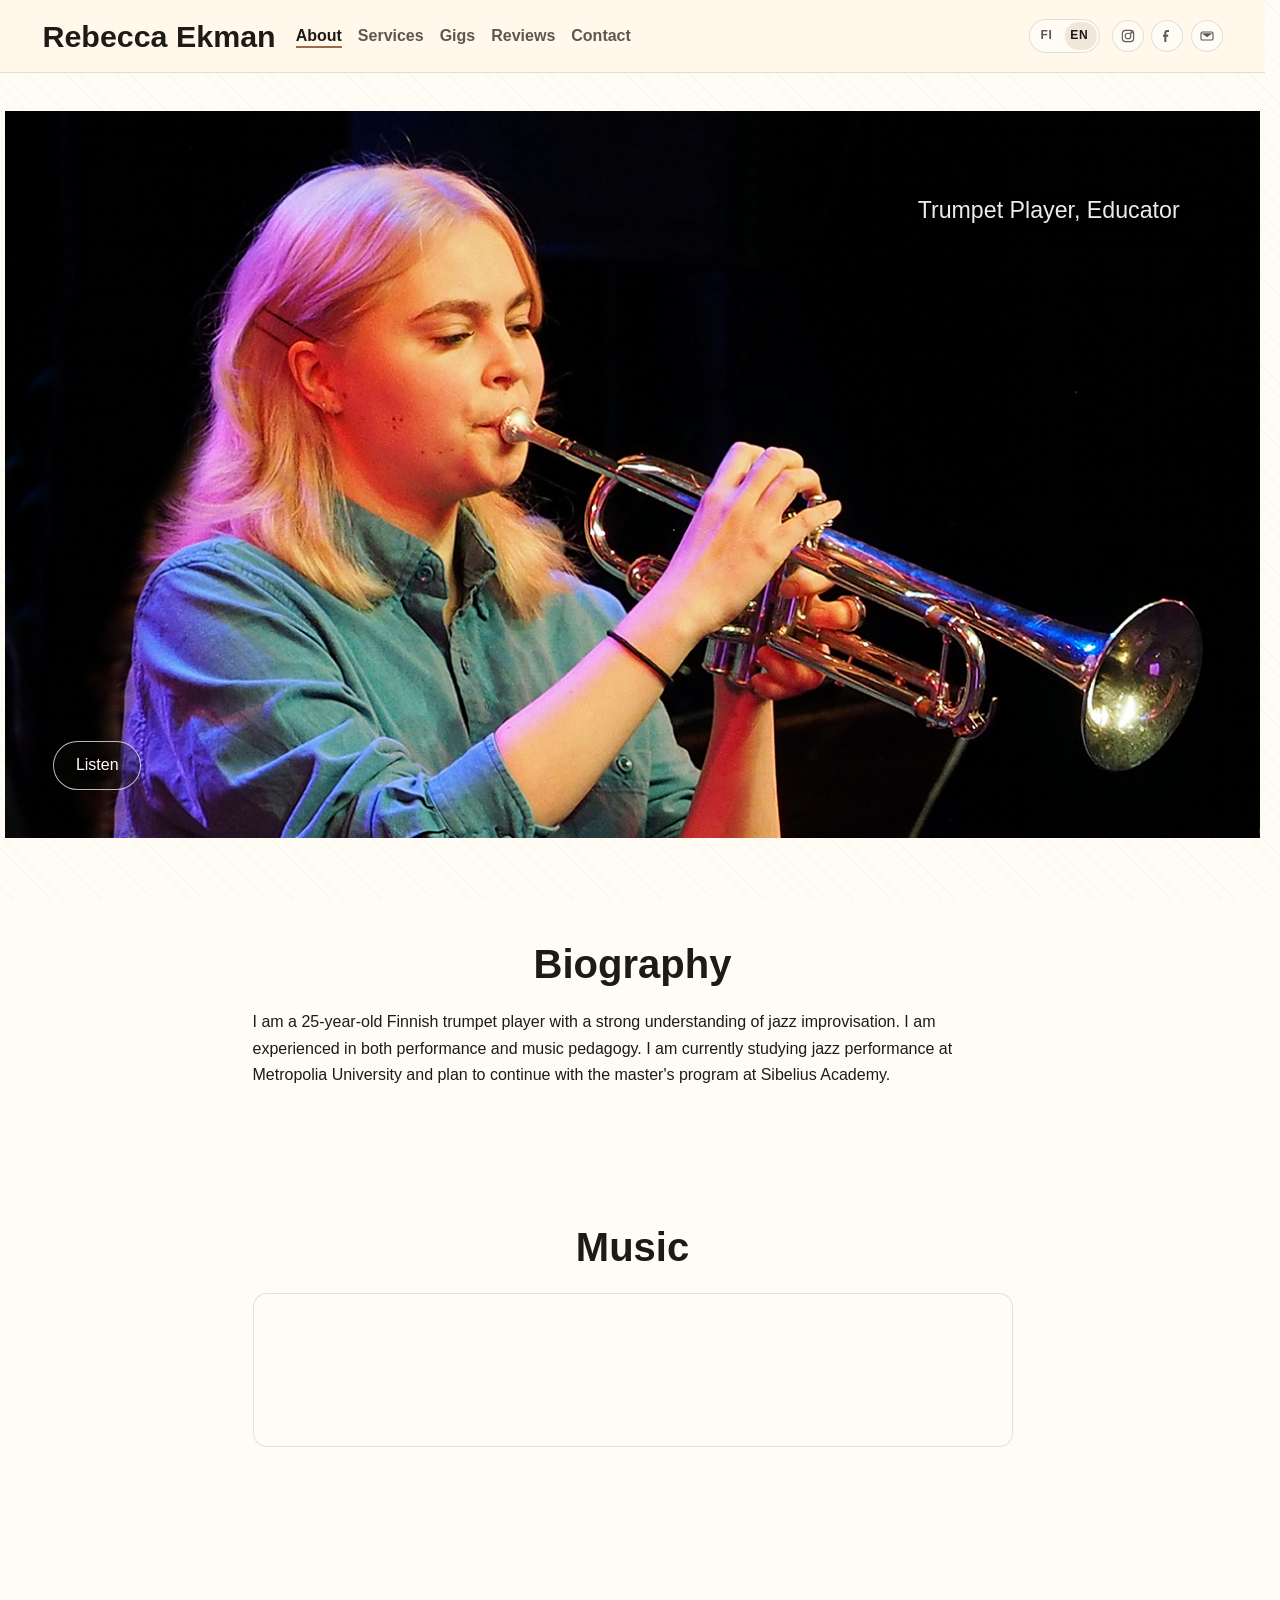
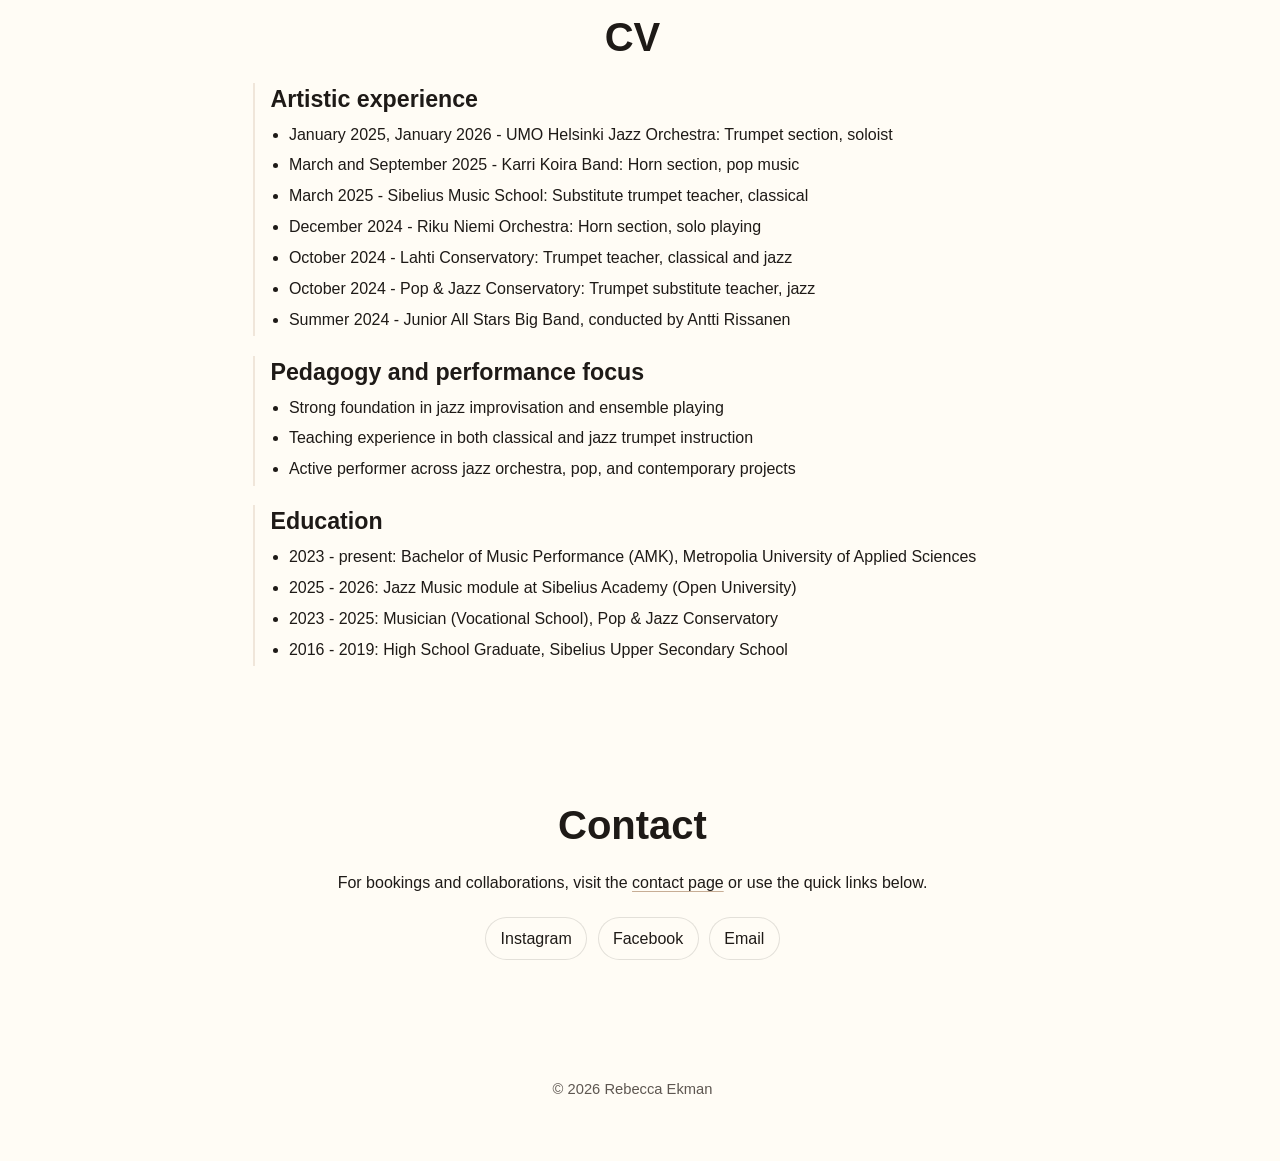
<file: index.html>
<!DOCTYPE html>
<html lang="en">
  <head>
    <meta charset="UTF-8" />
    <meta name="viewport" content="width=device-width, initial-scale=1.0" />
    <meta
      name="description"
      content="Trumpet player Rebecca Ekman. Performances, biography, experience, and contact links."
      data-i18n-attr="content:meta.description"
    />
    <title data-i18n="meta.title">Rebecca Ekman | Trumpet Player</title>
    <link rel="canonical" href="https://www.rebeccaekman.com/" />
    <link rel="stylesheet" href="style.css" />
  </head>
  <body data-page="home">
    <header class="site-header">
      <div class="container nav-wrap">
        <div class="nav-left">
          <a class="brand" href="./">Rebecca Ekman</a>
          <nav aria-label="Primary navigation" data-i18n-attr="aria-label:aria.primaryNavigation">
            <ul class="nav-links">
              <li class="nav-home-item"><a href="./" aria-current="page" data-i18n="nav.home">Home</a></li>
              <li><a href="services/" data-i18n="nav.services">Services</a></li>
              <li><a href="gigs/" data-i18n="nav.gigs">Gigs</a></li>
              <li><a href="reviews/" data-i18n="nav.reviews">Reviews</a></li>
              <li><a href="contact/" data-i18n="nav.contact">Contact</a></li>
            </ul>
          </nav>
        </div>
        <div class="header-controls">
          <div class="language-switch" role="group" aria-label="Language selection" data-i18n-attr="aria-label:lang.switchAria">
            <button class="lang-btn" type="button" data-lang-switch="fi" aria-pressed="false">FI</button>
            <button class="lang-btn" type="button" data-lang-switch="en" aria-pressed="true">EN</button>
          </div>
          <button class="menu-toggle" type="button" aria-expanded="false" aria-controls="mobile-menu" aria-label="Open navigation menu" data-i18n-attr="aria-label:menu.toggleAria">
            <span></span><span></span><span></span>
          </button>
          <ul class="header-social" aria-label="Social links" data-i18n-attr="aria-label:aria.socialLinks">
            <li>
              <a class="icon-link" href="https://www.instagram.com/rebecca_ekman?igsh=eTV3eXB2cWE4bXl0" target="_blank" rel="noreferrer" aria-label="Instagram" data-i18n-attr="aria-label:aria.instagram">
                <svg viewBox="0 0 24 24" aria-hidden="true">
                  <rect x="3.5" y="3.5" width="17" height="17" rx="5"></rect>
                  <circle cx="12" cy="12" r="4.2"></circle>
                  <circle cx="17.3" cy="6.8" r="1"></circle>
                </svg>
              </a>
            </li>
            <li>
              <a class="icon-link" href="https://www.facebook.com/rebecca.ekman.775" target="_blank" rel="noreferrer" aria-label="Facebook" data-i18n-attr="aria-label:aria.facebook">
                <svg viewBox="0 0 24 24" aria-hidden="true">
                  <path d="M15 3h-2.5C9.6 3 8 4.6 8 7.5V10H6v3h2v8h3v-8h2.6l.4-3H11V7.7c0-.9.3-1.7 1.8-1.7H15V3z"></path>
                </svg>
              </a>
            </li>
            <li>
              <a class="icon-link" href="mailto:rebe.ekman@gmail.com" aria-label="Email" data-i18n-attr="aria-label:aria.email">
                <svg viewBox="0 0 24 24" aria-hidden="true">
                  <rect x="3" y="6" width="18" height="12" rx="2"></rect>
                  <path d="M4 8l8 6 8-6"></path>
                </svg>
              </a>
            </li>
          </ul>
        </div>
        <div class="mobile-menu" id="mobile-menu" hidden>
          <nav aria-label="Primary navigation" data-i18n-attr="aria-label:aria.primaryNavigation">
            <ul class="mobile-nav-links">
              <li><a href="./" aria-current="page" data-i18n="nav.home">About</a></li>
              <li><a href="services/" data-i18n="nav.services">Services</a></li>
              <li><a href="gigs/" data-i18n="nav.gigs">Gigs</a></li>
              <li><a href="reviews/" data-i18n="nav.reviews">Reviews</a></li>
              <li><a href="contact/" data-i18n="nav.contact">Contact</a></li>
            </ul>
          </nav>
          <ul class="header-social mobile-social" aria-label="Social links" data-i18n-attr="aria-label:aria.socialLinks">
            <li><a class="icon-link" href="https://www.instagram.com/rebecca_ekman?igsh=eTV3eXB2cWE4bXl0" target="_blank" rel="noreferrer" aria-label="Instagram" data-i18n-attr="aria-label:aria.instagram"><svg viewBox="0 0 24 24" aria-hidden="true"><rect x="3.5" y="3.5" width="17" height="17" rx="5"></rect><circle cx="12" cy="12" r="4.2"></circle><circle cx="17.3" cy="6.8" r="1"></circle></svg></a></li>
            <li><a class="icon-link" href="https://www.facebook.com/rebecca.ekman.775" target="_blank" rel="noreferrer" aria-label="Facebook" data-i18n-attr="aria-label:aria.facebook"><svg viewBox="0 0 24 24" aria-hidden="true"><path d="M15 3h-2.5C9.6 3 8 4.6 8 7.5V10H6v3h2v8h3v-8h2.6l.4-3H11V7.7c0-.9.3-1.7 1.8-1.7H15V3z"></path></svg></a></li>
            <li><a class="icon-link" href="mailto:rebe.ekman@gmail.com" aria-label="Email" data-i18n-attr="aria-label:aria.email"><svg viewBox="0 0 24 24" aria-hidden="true"><rect x="3" y="6" width="18" height="12" rx="2"></rect><path d="M4 8l8 6 8-6"></path></svg></a></li>
          </ul>
        </div>
      </div>
    </header>

    <main id="home">
      <section class="hero" aria-labelledby="hero-title">
        <div class="hero-shell">
          <div class="hero-image">
            <img
              src="pictures/rebe_trumppa.jpg"
              alt="Portrait of jazz trumpet player Rebecca Ekman"
              data-i18n-attr="alt:hero.alt"
              loading="lazy"
            />
            <div class="hero-overlay">
              <h1 id="hero-title" class="sr-only" data-i18n="hero.title">Rebecca Ekman - Jazz Trumpet Player</h1>
              <p class="subtitle" data-i18n="hero.subtitle">Trumpet Player, Educator</p>
              <a class="button" href="#music" data-i18n="hero.listen">Listen</a>
            </div>
          </div>
        </div>
      </section>

      <section id="about" class="section" aria-labelledby="about-title">
        <div class="container section-inner">
          <h2 id="about-title" data-i18n="about.title">Biography</h2>
          <p data-i18n="about.text">
            I am a 25-year-old Finnish trumpet player with a strong understanding
            of jazz improvisation. I am experienced in both performance and music
            pedagogy. I am currently studying jazz performance at Metropolia
            University and plan to continue with the master's program at Sibelius
            Academy.
          </p>
        </div>
      </section>

      <section id="music" class="section" aria-labelledby="music-title">
        <div class="container section-inner">
          <h2 id="music-title" data-i18n="music.title">Music</h2>
          <!--
          YouTube embed is intentionally hidden for now because no official video is available yet.
          <div class="video-frame">
            <iframe
              src="https://www.youtube.com/embed/jfKfPfyJRdk"
              title="Rebecca Ekman live performance"
              loading="lazy"
              allow="accelerometer; autoplay; clipboard-write; encrypted-media; gyroscope; picture-in-picture; web-share"
              referrerpolicy="strict-origin-when-cross-origin"
              allowfullscreen
            ></iframe>
          </div>
          -->
          <div class="spotify-frame">
            <iframe
              src="https://open.spotify.com/embed/track/4FwtFRNUe7hP4TT0rUiwZ6?utm_source=generator"
              title="Rebecca Ekman on Spotify"
              data-i18n-attr="title:music.spotifyTitle"
              loading="lazy"
              allow="autoplay; clipboard-write; encrypted-media; fullscreen; picture-in-picture"
            ></iframe>
          </div>
        </div>
      </section>

      <section id="cv" class="section" aria-labelledby="experience-title">
        <div class="container section-inner">
          <h2 id="experience-title" data-i18n="cv.title">CV</h2>
          <div class="timeline">
            <article>
              <h3 data-i18n="cv.artistic.title">Artistic experience</h3>
              <ul>
                <li data-i18n="cv.artistic.1">Jan 2025, Jan 2026 - UMO Helsinki Jazz Orchestra: Trumpet section, soloist</li>
                <li data-i18n="cv.artistic.2">March &amp; September 2025 - Karri Koira Band: Horn section, pop music</li>
                <li data-i18n="cv.artistic.3">March 2025 - Sibelius Music School: Substitute trumpet teacher, classical</li>
                <li data-i18n="cv.artistic.4">December 2024 - Riku Niemi Orchestra: Horn section, solo playing</li>
                <li data-i18n="cv.artistic.5">October 2024 - Lahti Conservatory: Trumpet teacher, classical and jazz</li>
                <li data-i18n="cv.artistic.6">October 2024 - Pop &amp; Jazz Conservatory: Trumpet substitute teacher, jazz</li>
                <li data-i18n="cv.artistic.7">Summer 2024 - Junior All Stars Big Band, conducted by Antti Rissanen</li>
              </ul>
            </article>
            <article>
              <h3 data-i18n="cv.focus.title">Pedagogy and performance focus</h3>
              <ul>
                <li data-i18n="cv.focus.1">Strong foundation in jazz improvisation and ensemble playing</li>
                <li data-i18n="cv.focus.2">Teaching experience in both classical and jazz trumpet instruction</li>
                <li data-i18n="cv.focus.3">Active performer across jazz orchestra, pop, and contemporary projects</li>
              </ul>
            </article>
            <article>
              <h3 data-i18n="cv.education.title">Education</h3>
              <ul>
                <li data-i18n="cv.education.1">2023 - present: Bachelor of Music Performance (AMK), Metropolia University of Applied Sciences</li>
                <li data-i18n="cv.education.2">2025 - 2026: Jazz Music moduleat Sibelius Academy (Open University)</li>
                <li data-i18n="cv.education.3">2023 - 2025: Musician (Vocational School), Pop &amp; Jazz Conservatory</li>
                <li data-i18n="cv.education.4">2016 - 2019: High School Graduate, Sibelius Upper Secondary School</li>
              </ul>
            </article>
          </div>
        </div>
      </section>

      <section id="contact" class="section" aria-labelledby="contact-title">
        <div class="container section-inner contact-inner">
          <h2 id="contact-title" data-i18n="contact.title">Contact</h2>
          <p data-i18n-html="contact.text">
            For bookings and collaborations, visit the <a href="contact/">contact page</a> or use the quick
            links below.
          </p>
          <ul class="social-links">
            <li><a href="https://www.instagram.com/rebecca_ekman?igsh=eTV3eXB2cWE4bXl0" target="_blank" rel="noreferrer">Instagram</a></li>
            <li><a href="https://www.facebook.com/rebecca.ekman.775" target="_blank" rel="noreferrer">Facebook</a></li>
            <li><a href="mailto:rebe.ekman@gmail.com">Email</a></li>
          </ul>
        </div>
      </section>
    </main>

    <footer class="site-footer">
      <div class="container">
        <p>&copy; <span id="year"></span> Rebecca Ekman</p>
      </div>
    </footer>

    <script src="lang.js" defer></script>
    <script>
      document.getElementById("year").textContent = new Date().getFullYear();
    </script>
  </body>
</html>
</file>
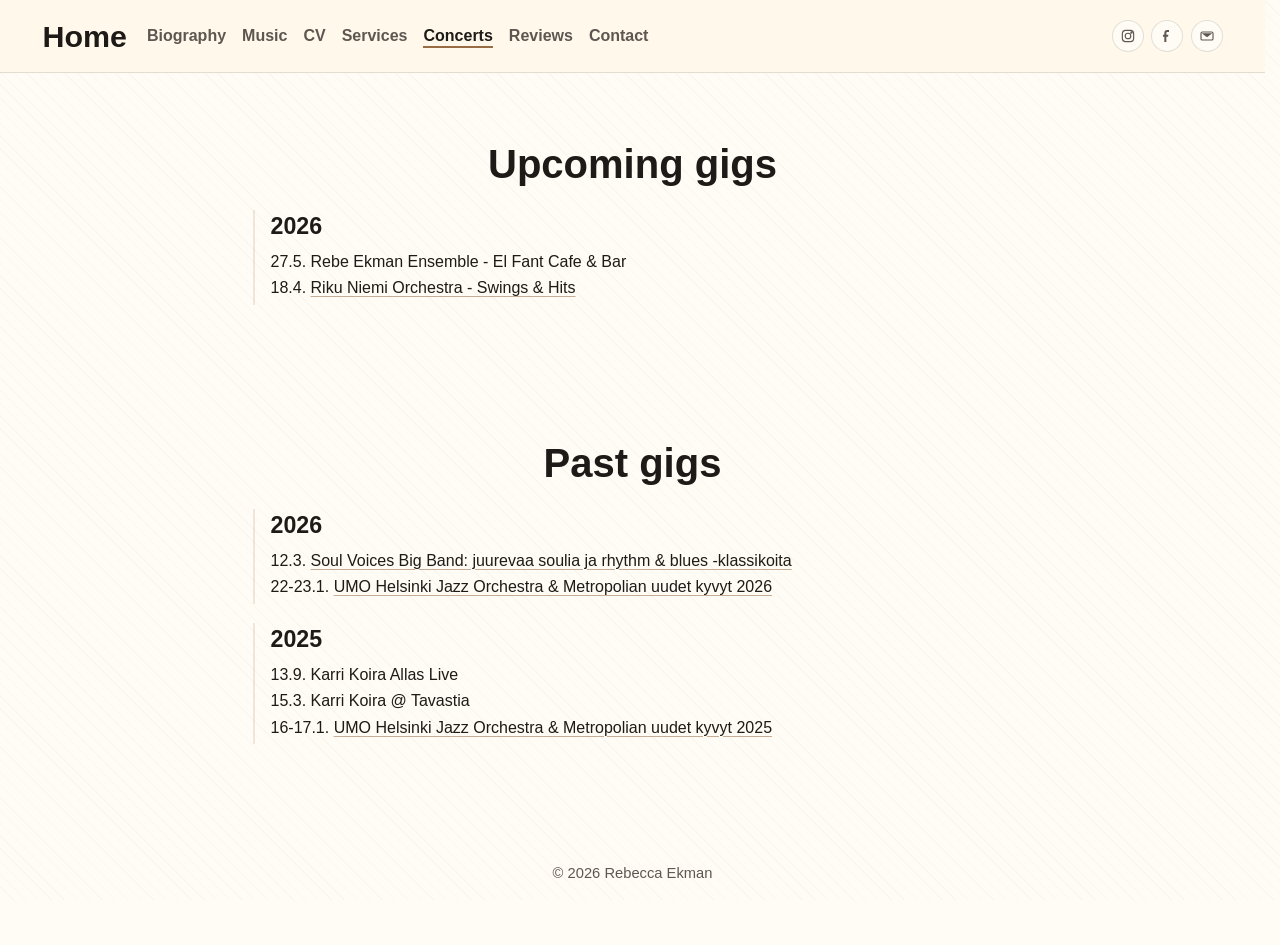
<file: concerts/index.html>
<!DOCTYPE html>
<html lang="en">
  <head>
    <meta charset="UTF-8" />
    <meta name="viewport" content="width=device-width, initial-scale=1.0" />
    <meta
      name="description"
      content="Past and upcoming concerts for Rebecca Ekman."
    />
    <title>Concerts | Rebecca Ekman</title>
    <link rel="stylesheet" href="../style.css" />
  </head>
  <body>
    <header class="site-header">
      <div class="container nav-wrap">
        <div class="nav-left">
          <a class="brand" href="../">Home</a>
          <nav aria-label="Primary navigation">
            <ul class="nav-links">
              <li><a href="../#about">Biography</a></li>
              <li><a href="../#music">Music</a></li>
              <li><a href="../#cv">CV</a></li>
              <li><a href="../services/">Services</a></li>
              <li><a href="../concerts/" aria-current="page">Concerts</a></li>
              <li><a href="../reviews/">Reviews</a></li>
              <li><a href="../contact/">Contact</a></li>
            </ul>
          </nav>
        </div>
        <ul class="header-social" aria-label="Social links">
          <li>
            <a class="icon-link" href="https://www.instagram.com/rebecca_ekman?igsh=eTV3eXB2cWE4bXl0" target="_blank" rel="noreferrer" aria-label="Instagram">
              <svg viewBox="0 0 24 24" aria-hidden="true">
                <rect x="3.5" y="3.5" width="17" height="17" rx="5"></rect>
                <circle cx="12" cy="12" r="4.2"></circle>
                <circle cx="17.3" cy="6.8" r="1"></circle>
              </svg>
            </a>
          </li>
          <li>
            <a class="icon-link" href="https://www.facebook.com/rebecca.ekman.775" target="_blank" rel="noreferrer" aria-label="Facebook">
              <svg viewBox="0 0 24 24" aria-hidden="true">
                <path d="M15 3h-2.5C9.6 3 8 4.6 8 7.5V10H6v3h2v8h3v-8h2.6l.4-3H11V7.7c0-.9.3-1.7 1.8-1.7H15V3z"></path>
              </svg>
            </a>
          </li>
          <li>
            <a class="icon-link" href="mailto:rebe.ekman@gmail.com" aria-label="Email">
              <svg viewBox="0 0 24 24" aria-hidden="true">
                <rect x="3" y="6" width="18" height="12" rx="2"></rect>
                <path d="M4 8l8 6 8-6"></path>
              </svg>
            </a>
          </li>
        </ul>
      </div>
    </header>

    <main>
      <section class="section" aria-labelledby="upcoming-title">
        <div class="container section-inner">
          <h2 id="upcoming-title">Upcoming gigs</h2>
          <div class="timeline">
            <article>
              <h3>2026</h3>
              <p>27.5. Rebe Ekman Ensemble - El Fant Cafe &amp; Bar</p>
              <p>
                18.4.
                <a href="https://www.lippu.fi/artist/rno/" target="_blank" rel="noreferrer"
                  >Riku Niemi Orchestra - Swings &amp; Hits</a
                >
              </p>
            </article>
          </div>
        </div>
      </section>

      <section class="section" aria-labelledby="past-title">
        <div class="container section-inner">
          <h2 id="past-title">Past gigs</h2>
          <div class="timeline">
            <article>
              <h3>2026</h3>
              <p>
                12.3.
                <a
                  href="https://www.metropolia.fi/fi/metropoliasta/ajankohtaista/tapahtumat/soul-voices-big-band-juurevaa-soulia-ja-rhythm-blues-klassikoita"
                  target="_blank"
                  rel="noreferrer"
                  >Soul Voices Big Band: juurevaa soulia ja rhythm &amp; blues -klassikoita</a
                >
              </p>
              <p>
                22-23.1.
                <a
                  href="https://umohelsinki.fi/tapahtuma/umo-helsinki-jazz-orchestra-metropolian-uudet-kyvyt-2026/"
                  target="_blank"
                  rel="noreferrer"
                  >UMO Helsinki Jazz Orchestra &amp; Metropolian uudet kyvyt 2026</a
                >
              </p>
            </article>
            <article>
              <h3>2025</h3>
              <p>13.9. Karri Koira Allas Live</p>
              <p>15.3. Karri Koira @ Tavastia</p>
              <p>
                16-17.1.
                <a
                  href="https://umohelsinki.fi/tapahtuma/ilmaiskonsertti-umo-helsinki-jazz-orchestra-metropolian-uudet-kyvyt-2025/"
                  target="_blank"
                  rel="noreferrer"
                  >UMO Helsinki Jazz Orchestra &amp; Metropolian uudet kyvyt 2025</a
                >
              </p>
            </article>
          </div>
        </div>
      </section>
    </main>

    <footer class="site-footer">
      <div class="container">
        <p>&copy; <span id="year"></span> Rebecca Ekman</p>
      </div>
    </footer>

    <script>
      document.getElementById("year").textContent = new Date().getFullYear();
    </script>
  </body>
</html>
</file>
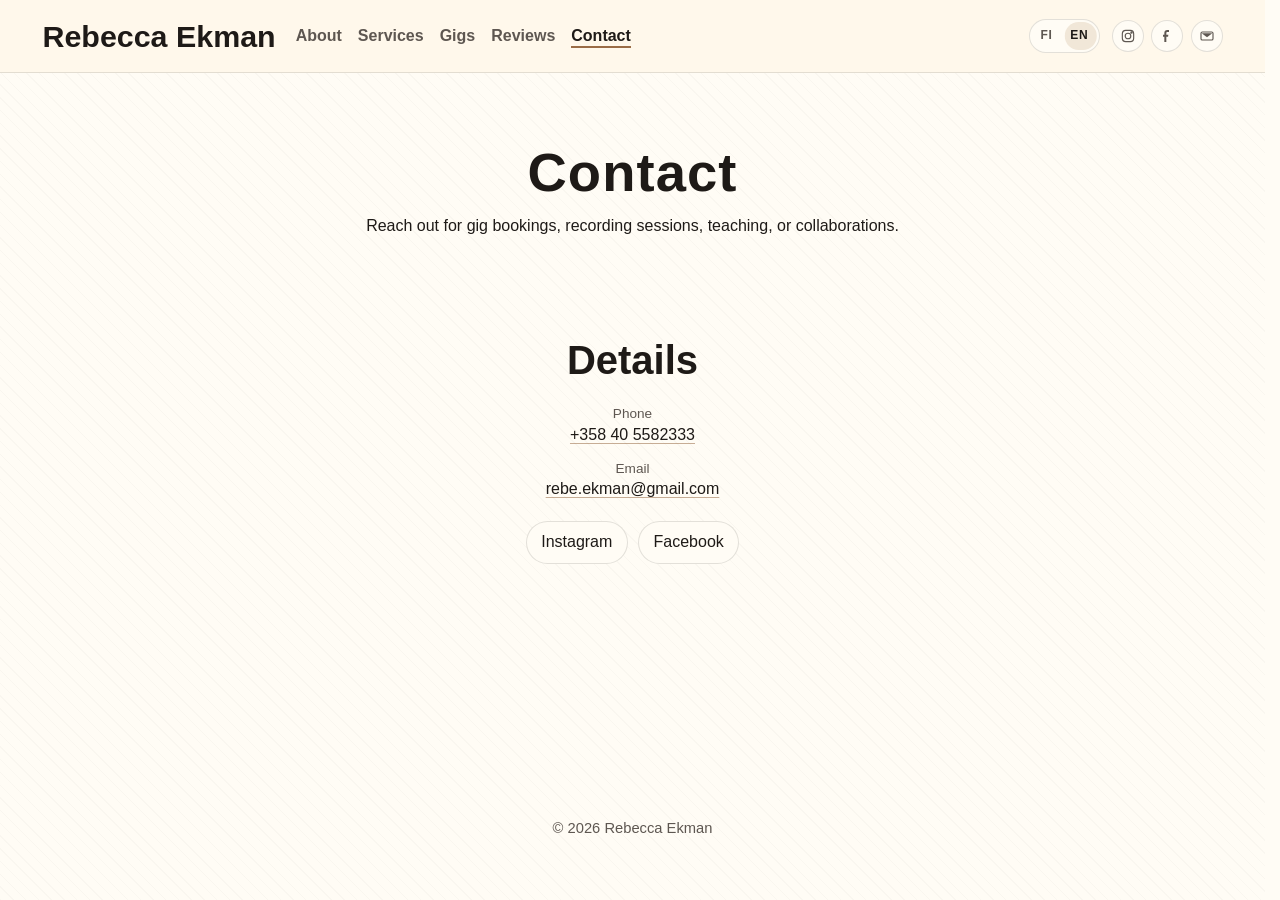
<file: contact/index.html>
<!DOCTYPE html>
<html lang="en">
  <head>
    <meta charset="UTF-8" />
    <meta name="viewport" content="width=device-width, initial-scale=1.0" />
    <meta
      name="description"
      content="Contact Rebecca Ekman for bookings, collaborations, and trumpet teaching inquiries."
      data-i18n-attr="content:meta.description"
    />
    <title data-i18n="meta.title">Contact | Rebecca Ekman</title>
    <link rel="canonical" href="https://www.rebeccaekman.com/contact/" />
    <link rel="stylesheet" href="../style.css" />
  </head>
  <body data-page="contact">
    <header class="site-header">
      <div class="container nav-wrap">
        <div class="nav-left">
          <a class="brand" href="../">Rebecca Ekman</a>
          <nav aria-label="Primary navigation" data-i18n-attr="aria-label:aria.primaryNavigation">
            <ul class="nav-links">
              <li class="nav-home-item"><a href="../" data-i18n="nav.home">Home</a></li>
              <li><a href="../services/" data-i18n="nav.services">Services</a></li>
              <li><a href="../gigs/" data-i18n="nav.gigs">Gigs</a></li>
              <li><a href="../reviews/" data-i18n="nav.reviews">Reviews</a></li>
              <li><a href="../contact/" aria-current="page" data-i18n="nav.contact">Contact</a></li>
            </ul>
          </nav>
        </div>
        <div class="header-controls">
          <div class="language-switch" role="group" aria-label="Language selection" data-i18n-attr="aria-label:lang.switchAria">
            <button class="lang-btn" type="button" data-lang-switch="fi" aria-pressed="false">FI</button>
            <button class="lang-btn" type="button" data-lang-switch="en" aria-pressed="true">EN</button>
          </div>
          <button class="menu-toggle" type="button" aria-expanded="false" aria-controls="mobile-menu" aria-label="Open navigation menu" data-i18n-attr="aria-label:menu.toggleAria">
            <span></span><span></span><span></span>
          </button>
          <ul class="header-social" aria-label="Social links" data-i18n-attr="aria-label:aria.socialLinks">
            <li>
              <a class="icon-link" href="https://www.instagram.com/rebecca_ekman?igsh=eTV3eXB2cWE4bXl0" target="_blank" rel="noreferrer" aria-label="Instagram" data-i18n-attr="aria-label:aria.instagram">
                <svg viewBox="0 0 24 24" aria-hidden="true">
                  <rect x="3.5" y="3.5" width="17" height="17" rx="5"></rect>
                  <circle cx="12" cy="12" r="4.2"></circle>
                  <circle cx="17.3" cy="6.8" r="1"></circle>
                </svg>
              </a>
            </li>
            <li>
              <a class="icon-link" href="https://www.facebook.com/rebecca.ekman.775" target="_blank" rel="noreferrer" aria-label="Facebook" data-i18n-attr="aria-label:aria.facebook">
                <svg viewBox="0 0 24 24" aria-hidden="true">
                  <path d="M15 3h-2.5C9.6 3 8 4.6 8 7.5V10H6v3h2v8h3v-8h2.6l.4-3H11V7.7c0-.9.3-1.7 1.8-1.7H15V3z"></path>
                </svg>
              </a>
            </li>
            <li>
              <a class="icon-link" href="mailto:rebe.ekman@gmail.com" aria-label="Email" data-i18n-attr="aria-label:aria.email">
                <svg viewBox="0 0 24 24" aria-hidden="true">
                  <rect x="3" y="6" width="18" height="12" rx="2"></rect>
                  <path d="M4 8l8 6 8-6"></path>
                </svg>
              </a>
            </li>
          </ul>
        </div>
        <div class="mobile-menu" id="mobile-menu" hidden>
          <nav aria-label="Primary navigation" data-i18n-attr="aria-label:aria.primaryNavigation">
            <ul class="mobile-nav-links">
              <li><a href="../" data-i18n="nav.home">About</a></li>
              <li><a href="../services/" data-i18n="nav.services">Services</a></li>
              <li><a href="../gigs/" data-i18n="nav.gigs">Gigs</a></li>
              <li><a href="../reviews/" data-i18n="nav.reviews">Reviews</a></li>
              <li><a href="../contact/" aria-current="page" data-i18n="nav.contact">Contact</a></li>
            </ul>
          </nav>
          <ul class="header-social mobile-social" aria-label="Social links" data-i18n-attr="aria-label:aria.socialLinks">
            <li><a class="icon-link" href="https://www.instagram.com/rebecca_ekman?igsh=eTV3eXB2cWE4bXl0" target="_blank" rel="noreferrer" aria-label="Instagram" data-i18n-attr="aria-label:aria.instagram"><svg viewBox="0 0 24 24" aria-hidden="true"><rect x="3.5" y="3.5" width="17" height="17" rx="5"></rect><circle cx="12" cy="12" r="4.2"></circle><circle cx="17.3" cy="6.8" r="1"></circle></svg></a></li>
            <li><a class="icon-link" href="https://www.facebook.com/rebecca.ekman.775" target="_blank" rel="noreferrer" aria-label="Facebook" data-i18n-attr="aria-label:aria.facebook"><svg viewBox="0 0 24 24" aria-hidden="true"><path d="M15 3h-2.5C9.6 3 8 4.6 8 7.5V10H6v3h2v8h3v-8h2.6l.4-3H11V7.7c0-.9.3-1.7 1.8-1.7H15V3z"></path></svg></a></li>
            <li><a class="icon-link" href="mailto:rebe.ekman@gmail.com" aria-label="Email" data-i18n-attr="aria-label:aria.email"><svg viewBox="0 0 24 24" aria-hidden="true"><rect x="3" y="6" width="18" height="12" rx="2"></rect><path d="M4 8l8 6 8-6"></path></svg></a></li>
          </ul>
        </div>
      </div>
    </header>

    <main>
      <section class="section page-hero" aria-labelledby="contact-title">
        <div class="container section-inner contact-inner">
          <h1 id="contact-title" data-i18n="contact.title">Contact</h1>
          <p data-i18n="contact.lead">
            Reach out for gig bookings, recording sessions, teaching, or collaborations.
          </p>
        </div>
      </section>

      <section class="section" aria-labelledby="details-title">
        <div class="container section-inner contact-inner">
          <h2 id="details-title" data-i18n="details.title">Details</h2>
          <p><span class="contact-label" data-i18n="details.phone">Phone</span><br><a href="tel:+358405582333">+358 40 5582333</a></p>
          <p><span class="contact-label" data-i18n="details.email">Email</span><br><a href="mailto:rebe.ekman@gmail.com">rebe.ekman@gmail.com</a></p>
          <ul class="social-links">
            <li><a href="https://www.instagram.com/rebecca_ekman?igsh=eTV3eXB2cWE4bXl0" target="_blank" rel="noreferrer">Instagram</a></li>
            <li><a href="https://www.facebook.com/rebecca.ekman.775" target="_blank" rel="noreferrer">Facebook</a></li>
          </ul>
        </div>
      </section>
    </main>

    <footer class="site-footer">
      <div class="container">
        <p>&copy; <span id="year"></span> Rebecca Ekman</p>
      </div>
    </footer>

    <script src="../lang.js" defer></script>
    <script>
      document.getElementById("year").textContent = new Date().getFullYear();
    </script>
  </body>
</html>
</file>
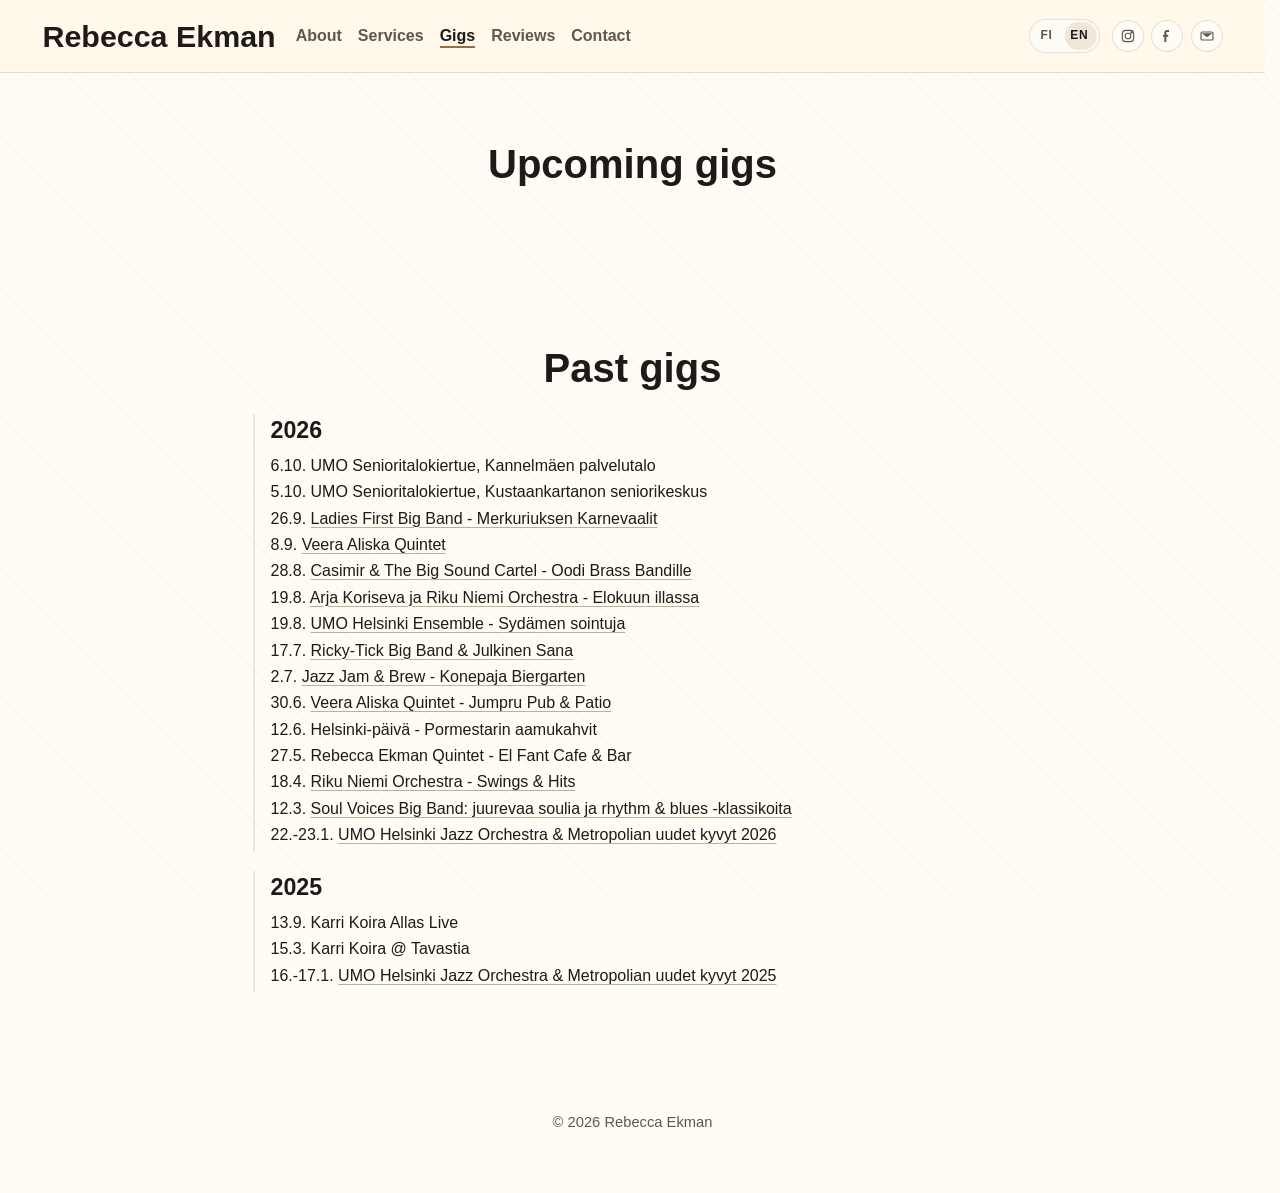
<file: gigs/index.html>
<!DOCTYPE html>
<html lang="en">
  <head>
    <meta charset="UTF-8" />
    <meta name="viewport" content="width=device-width, initial-scale=1.0" />
    <meta
      name="description"
      content="Past and upcoming gigs of jazz trumpet player Rebecca Ekman."
      data-i18n-attr="content:meta.description"
    />
    <title data-i18n="meta.title">Gigs | Rebecca Ekman</title>
    <link rel="canonical" href="https://www.rebeccaekman.com/gigs/" />
    <link rel="stylesheet" href="../style.css" />
  </head>
  <body data-page="gigs">
    <header class="site-header">
      <div class="container nav-wrap">
        <div class="nav-left">
          <a class="brand" href="../">Rebecca Ekman</a>
          <nav aria-label="Primary navigation" data-i18n-attr="aria-label:aria.primaryNavigation">
            <ul class="nav-links">
              <li class="nav-home-item"><a href="../" data-i18n="nav.home">Home</a></li>
              <li><a href="../services/" data-i18n="nav.services">Services</a></li>
              <li><a href="../gigs/" aria-current="page" data-i18n="nav.gigs">Gigs</a></li>
              <li><a href="../reviews/" data-i18n="nav.reviews">Reviews</a></li>
              <li><a href="../contact/" data-i18n="nav.contact">Contact</a></li>
            </ul>
          </nav>
        </div>
        <div class="header-controls">
          <div class="language-switch" role="group" aria-label="Language selection" data-i18n-attr="aria-label:lang.switchAria">
            <button class="lang-btn" type="button" data-lang-switch="fi" aria-pressed="false">FI</button>
            <button class="lang-btn" type="button" data-lang-switch="en" aria-pressed="true">EN</button>
          </div>
          <button class="menu-toggle" type="button" aria-expanded="false" aria-controls="mobile-menu" aria-label="Open navigation menu" data-i18n-attr="aria-label:menu.toggleAria">
            <span></span><span></span><span></span>
          </button>
          <ul class="header-social" aria-label="Social links" data-i18n-attr="aria-label:aria.socialLinks">
            <li>
              <a class="icon-link" href="https://www.instagram.com/rebecca_ekman?igsh=eTV3eXB2cWE4bXl0" target="_blank" rel="noreferrer" aria-label="Instagram" data-i18n-attr="aria-label:aria.instagram">
                <svg viewBox="0 0 24 24" aria-hidden="true">
                  <rect x="3.5" y="3.5" width="17" height="17" rx="5"></rect>
                  <circle cx="12" cy="12" r="4.2"></circle>
                  <circle cx="17.3" cy="6.8" r="1"></circle>
                </svg>
              </a>
            </li>
            <li>
              <a class="icon-link" href="https://www.facebook.com/rebecca.ekman.775" target="_blank" rel="noreferrer" aria-label="Facebook" data-i18n-attr="aria-label:aria.facebook">
                <svg viewBox="0 0 24 24" aria-hidden="true">
                  <path d="M15 3h-2.5C9.6 3 8 4.6 8 7.5V10H6v3h2v8h3v-8h2.6l.4-3H11V7.7c0-.9.3-1.7 1.8-1.7H15V3z"></path>
                </svg>
              </a>
            </li>
            <li>
              <a class="icon-link" href="mailto:rebe.ekman@gmail.com" aria-label="Email" data-i18n-attr="aria-label:aria.email">
                <svg viewBox="0 0 24 24" aria-hidden="true">
                  <rect x="3" y="6" width="18" height="12" rx="2"></rect>
                  <path d="M4 8l8 6 8-6"></path>
                </svg>
              </a>
            </li>
          </ul>
        </div>
        <div class="mobile-menu" id="mobile-menu" hidden>
          <nav aria-label="Primary navigation" data-i18n-attr="aria-label:aria.primaryNavigation">
            <ul class="mobile-nav-links">
              <li><a href="../" data-i18n="nav.home">About</a></li>
              <li><a href="../services/" data-i18n="nav.services">Services</a></li>
              <li><a href="../gigs/" aria-current="page" data-i18n="nav.gigs">Gigs</a></li>
              <li><a href="../reviews/" data-i18n="nav.reviews">Reviews</a></li>
              <li><a href="../contact/" data-i18n="nav.contact">Contact</a></li>
            </ul>
          </nav>
          <ul class="header-social mobile-social" aria-label="Social links" data-i18n-attr="aria-label:aria.socialLinks">
            <li><a class="icon-link" href="https://www.instagram.com/rebecca_ekman?igsh=eTV3eXB2cWE4bXl0" target="_blank" rel="noreferrer" aria-label="Instagram" data-i18n-attr="aria-label:aria.instagram"><svg viewBox="0 0 24 24" aria-hidden="true"><rect x="3.5" y="3.5" width="17" height="17" rx="5"></rect><circle cx="12" cy="12" r="4.2"></circle><circle cx="17.3" cy="6.8" r="1"></circle></svg></a></li>
            <li><a class="icon-link" href="https://www.facebook.com/rebecca.ekman.775" target="_blank" rel="noreferrer" aria-label="Facebook" data-i18n-attr="aria-label:aria.facebook"><svg viewBox="0 0 24 24" aria-hidden="true"><path d="M15 3h-2.5C9.6 3 8 4.6 8 7.5V10H6v3h2v8h3v-8h2.6l.4-3H11V7.7c0-.9.3-1.7 1.8-1.7H15V3z"></path></svg></a></li>
            <li><a class="icon-link" href="mailto:rebe.ekman@gmail.com" aria-label="Email" data-i18n-attr="aria-label:aria.email"><svg viewBox="0 0 24 24" aria-hidden="true"><rect x="3" y="6" width="18" height="12" rx="2"></rect><path d="M4 8l8 6 8-6"></path></svg></a></li>
          </ul>
        </div>
      </div>
    </header>

    <main>
      <!-- All gigs in one list — the script sorts them into upcoming/past with year headers -->
      <div id="all-gigs" hidden>
        <p data-date="6.10.2026">6.10. UMO Senioritalokiertue, Kannelmäen palvelutalo</p>
        <p data-date="5.10.2026">5.10. UMO Senioritalokiertue, Kustaankartanon seniorikeskus</p>
        <p data-date="26.9.2026">26.9. <a href="https://merkuriuksenkarnevaalit.fi/" target="_blank" rel="noreferrer">Ladies First Big Band - Merkuriuksen Karnevaalit</a></p>
        <p data-date="8.9.2026">8.9. <a href="https://www.metropolia.fi/fi/metropoliasta/ajankohtaista/tapahtumat/metronomi-klubi-jazz-suomi-100-trio-taival-veera-aliska-quintet" target="_blank" rel="noreferrer">Veera Aliska Quintet</a></p>
        <p data-date="28.8.2026">28.8. <a href="https://www.toolobrass.fi/post/oodi-brass-bandille-pe-28-8-26" target="_blank" rel="noreferrer">Casimir &amp; The Big Sound Cartel - Oodi Brass Bandille</a></p>
        <p data-date="19.8.2026">19.8. <a href="https://www.tiketti.fi/arja-koriseva-ja-riku-niemi-orchestra-heinolan-kesateatteri-lippuja/118476" target="_blank" rel="noreferrer">Arja Koriseva ja Riku Niemi Orchestra - Elokuun illassa</a></p>
        <p data-date="19.8.2026">19.8. <a href="https://www.helsinki.today/sv-FI/page/6a769b8cfafad1b3a6e6986f/umo-helsinki-ensemble-sydamen-sointuja-konsertti" target="_blank" rel="noreferrer">UMO Helsinki Ensemble - Sydämen sointuja</a></p>
        <p data-date="17.7.2026">17.7. <a href="https://ilosaarirock.fi/ohjelma/ricky-tick-big-band-julkinen-sana/" target="_blank" rel="noreferrer">Ricky-Tick Big Band &amp; Julkinen Sana</a></p>
        <p data-date="2.7.2026">2.7. <a href="https://umohelsinki.fi/tapahtuma/jazz-jam-brew-jamit-kesalla-2026/" target="_blank" rel="noreferrer">Jazz Jam &amp; Brew - Konepaja Biergarten</a></p>
        <p data-date="30.6.2026">30.6. <a href="https://www.omj.fi/konsertit/veera-aliska-quintet/" target="_blank" rel="noreferrer">Veera Aliska Quintet - Jumpru Pub &amp; Patio</a></p>
        <p data-date="12.6.2026">12.6. Helsinki-päivä - Pormestarin aamukahvit</p>
        <p data-date="27.5.2026">27.5. Rebecca Ekman Quintet - El Fant Cafe &amp; Bar</p>
        <p data-date="18.4.2026">18.4. <a href="https://sinfoniaorkesterit.fi/en/concert/rno-swings-hits/" target="_blank" rel="noreferrer">Riku Niemi Orchestra - Swings &amp; Hits</a></p>
        <p data-date="12.3.2026">12.3. <a href="https://www.metropolia.fi/fi/metropoliasta/ajankohtaista/tapahtumat/soul-voices-big-band-juurevaa-soulia-ja-rhythm-blues-klassikoita" target="_blank" rel="noreferrer">Soul Voices Big Band: juurevaa soulia ja rhythm &amp; blues -klassikoita</a></p>
        <p data-date="23.1.2026">22.-23.1. <a href="https://umohelsinki.fi/tapahtuma/umo-helsinki-jazz-orchestra-metropolian-uudet-kyvyt-2026/" target="_blank" rel="noreferrer">UMO Helsinki Jazz Orchestra &amp; Metropolian uudet kyvyt 2026</a></p>
        <p data-date="13.9.2025">13.9. Karri Koira Allas Live</p>
        <p data-date="15.3.2025">15.3. Karri Koira @ Tavastia</p>
        <p data-date="17.1.2025">16.-17.1. <a href="https://umohelsinki.fi/tapahtuma/ilmaiskonsertti-umo-helsinki-jazz-orchestra-metropolian-uudet-kyvyt-2025/" target="_blank" rel="noreferrer">UMO Helsinki Jazz Orchestra &amp; Metropolian uudet kyvyt 2025</a></p>
      </div>

      <section class="section" aria-labelledby="upcoming-title">
        <div class="container section-inner">
          <h2 id="upcoming-title" data-i18n="gigs.upcoming.title">Upcoming gigs</h2>
          <div class="timeline"></div>
        </div>
      </section>

      <section class="section" aria-labelledby="past-title">
        <div class="container section-inner">
          <h2 id="past-title" data-i18n="gigs.past.title">Past gigs</h2>
          <div class="timeline"></div>
        </div>
      </section>
    </main>

    <footer class="site-footer">
      <div class="container">
        <p>&copy; <span id="year"></span> Rebecca Ekman</p>
      </div>
    </footer>

    <script src="../lang.js" defer></script>
    <script>
      document.getElementById("year").textContent = new Date().getFullYear();

      // Auto-sort gigs into upcoming/past with year headers
      (function () {
        var today = new Date();
        today.setHours(0, 0, 0, 0);

        var allGigs = document.querySelectorAll('#all-gigs p[data-date]');
        var upcomingTimeline = document.querySelector('[aria-labelledby="upcoming-title"] .timeline');
        var pastTimeline = document.querySelector('[aria-labelledby="past-title"] .timeline');

        function parseDate(str) {
          var parts = str.split('.');
          return new Date(parseInt(parts[2]), parseInt(parts[1]) - 1, parseInt(parts[0]));
        }

        var upcoming = [];
        var past = [];

        allGigs.forEach(function (p) {
          var d = parseDate(p.dataset.date);
          if (d >= today) {
            upcoming.push({ el: p, date: d });
          } else {
            past.push({ el: p, date: d });
          }
        });

        upcoming.sort(function (a, b) { return b.date - a.date; });
        past.sort(function (a, b) { return b.date - a.date; });

        function buildTimeline(container, gigs) {
          var groups = {};
          gigs.forEach(function (g) {
            var y = g.date.getFullYear();
            if (!groups[y]) groups[y] = [];
            groups[y].push(g.el);
          });
          Object.keys(groups).sort(function (a, b) { return b - a; }).forEach(function (year) {
            var article = document.createElement('article');
            var h3 = document.createElement('h3');
            h3.textContent = year;
            article.appendChild(h3);
            groups[year].forEach(function (el) { article.appendChild(el); });
            container.appendChild(article);
          });
        }

        buildTimeline(upcomingTimeline, upcoming);
        buildTimeline(pastTimeline, past);
      })();
    </script>
  </body>
</html>
</file>
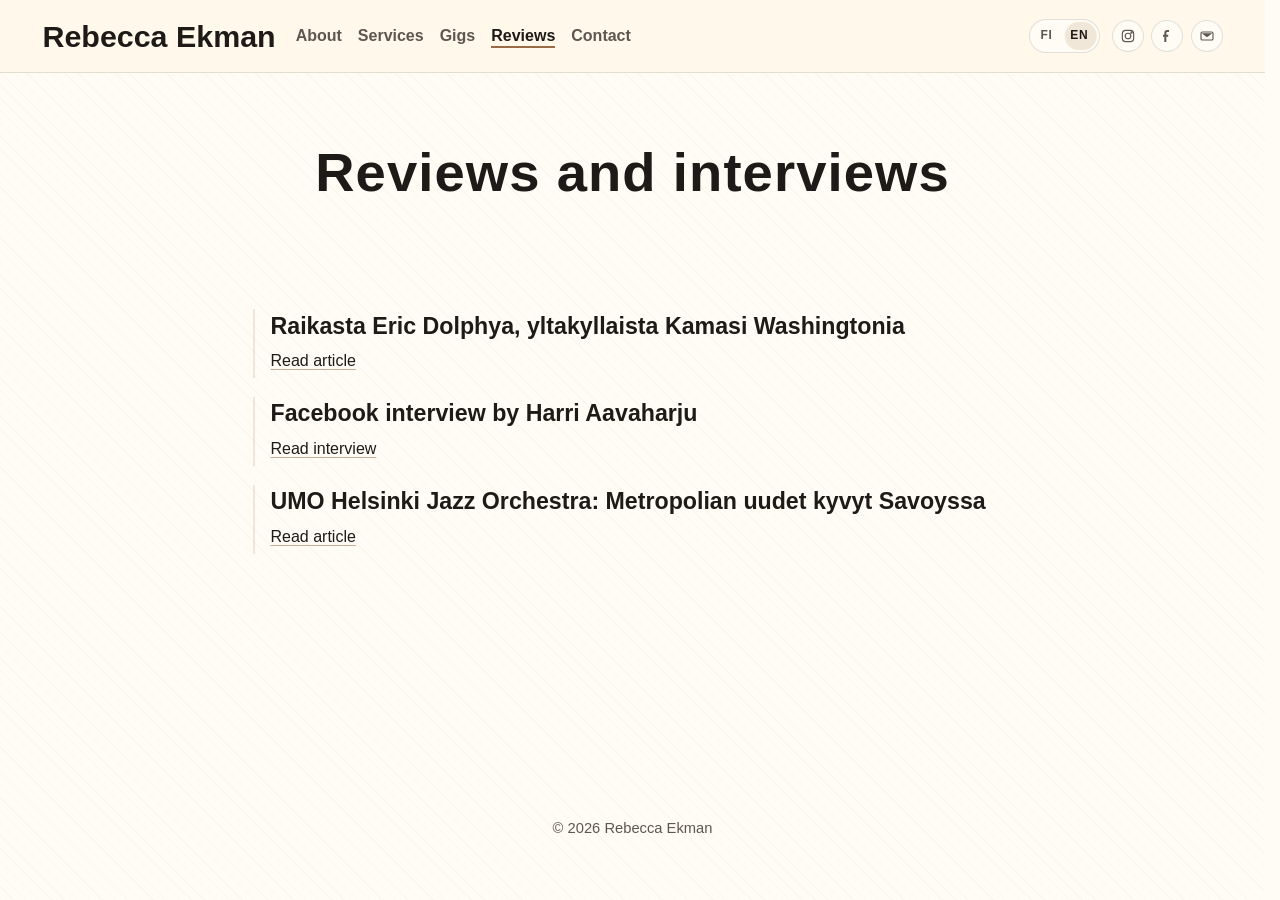
<file: reviews/index.html>
<!DOCTYPE html>
<html lang="en">
  <head>
    <meta charset="UTF-8" />
    <meta name="viewport" content="width=device-width, initial-scale=1.0" />
    <meta
      name="description"
      content="Reviews and articles about jazz trumpet player Rebecca Ekman."
      data-i18n-attr="content:meta.description"
    />
    <title data-i18n="meta.title">Reviews | Rebecca Ekman</title>
    <link rel="canonical" href="https://www.rebeccaekman.com/reviews/" />
    <link rel="stylesheet" href="../style.css" />
  </head>
  <body data-page="reviews">
    <header class="site-header">
      <div class="container nav-wrap">
        <div class="nav-left">
          <a class="brand" href="../">Rebecca Ekman</a>
          <nav aria-label="Primary navigation" data-i18n-attr="aria-label:aria.primaryNavigation">
            <ul class="nav-links">
              <li class="nav-home-item"><a href="../" data-i18n="nav.home">Home</a></li>
              <li><a href="../services/" data-i18n="nav.services">Services</a></li>
              <li><a href="../gigs/" data-i18n="nav.gigs">Gigs</a></li>
              <li><a href="../reviews/" aria-current="page" data-i18n="nav.reviews">Reviews</a></li>
              <li><a href="../contact/" data-i18n="nav.contact">Contact</a></li>
            </ul>
          </nav>
        </div>
        <div class="header-controls">
          <div class="language-switch" role="group" aria-label="Language selection" data-i18n-attr="aria-label:lang.switchAria">
            <button class="lang-btn" type="button" data-lang-switch="fi" aria-pressed="false">FI</button>
            <button class="lang-btn" type="button" data-lang-switch="en" aria-pressed="true">EN</button>
          </div>
          <button class="menu-toggle" type="button" aria-expanded="false" aria-controls="mobile-menu" aria-label="Open navigation menu" data-i18n-attr="aria-label:menu.toggleAria">
            <span></span><span></span><span></span>
          </button>
          <ul class="header-social" aria-label="Social links" data-i18n-attr="aria-label:aria.socialLinks">
            <li>
              <a class="icon-link" href="https://www.instagram.com/rebecca_ekman?igsh=eTV3eXB2cWE4bXl0" target="_blank" rel="noreferrer" aria-label="Instagram" data-i18n-attr="aria-label:aria.instagram">
                <svg viewBox="0 0 24 24" aria-hidden="true">
                  <rect x="3.5" y="3.5" width="17" height="17" rx="5"></rect>
                  <circle cx="12" cy="12" r="4.2"></circle>
                  <circle cx="17.3" cy="6.8" r="1"></circle>
                </svg>
              </a>
            </li>
            <li>
              <a class="icon-link" href="https://www.facebook.com/rebecca.ekman.775" target="_blank" rel="noreferrer" aria-label="Facebook" data-i18n-attr="aria-label:aria.facebook">
                <svg viewBox="0 0 24 24" aria-hidden="true">
                  <path d="M15 3h-2.5C9.6 3 8 4.6 8 7.5V10H6v3h2v8h3v-8h2.6l.4-3H11V7.7c0-.9.3-1.7 1.8-1.7H15V3z"></path>
                </svg>
              </a>
            </li>
            <li>
              <a class="icon-link" href="mailto:rebe.ekman@gmail.com" aria-label="Email" data-i18n-attr="aria-label:aria.email">
                <svg viewBox="0 0 24 24" aria-hidden="true">
                  <rect x="3" y="6" width="18" height="12" rx="2"></rect>
                  <path d="M4 8l8 6 8-6"></path>
                </svg>
              </a>
            </li>
          </ul>
        </div>
        <div class="mobile-menu" id="mobile-menu" hidden>
          <nav aria-label="Primary navigation" data-i18n-attr="aria-label:aria.primaryNavigation">
            <ul class="mobile-nav-links">
              <li><a href="../" data-i18n="nav.home">About</a></li>
              <li><a href="../services/" data-i18n="nav.services">Services</a></li>
              <li><a href="../gigs/" data-i18n="nav.gigs">Gigs</a></li>
              <li><a href="../reviews/" aria-current="page" data-i18n="nav.reviews">Reviews</a></li>
              <li><a href="../contact/" data-i18n="nav.contact">Contact</a></li>
            </ul>
          </nav>
          <ul class="header-social mobile-social" aria-label="Social links" data-i18n-attr="aria-label:aria.socialLinks">
            <li><a class="icon-link" href="https://www.instagram.com/rebecca_ekman?igsh=eTV3eXB2cWE4bXl0" target="_blank" rel="noreferrer" aria-label="Instagram" data-i18n-attr="aria-label:aria.instagram"><svg viewBox="0 0 24 24" aria-hidden="true"><rect x="3.5" y="3.5" width="17" height="17" rx="5"></rect><circle cx="12" cy="12" r="4.2"></circle><circle cx="17.3" cy="6.8" r="1"></circle></svg></a></li>
            <li><a class="icon-link" href="https://www.facebook.com/rebecca.ekman.775" target="_blank" rel="noreferrer" aria-label="Facebook" data-i18n-attr="aria-label:aria.facebook"><svg viewBox="0 0 24 24" aria-hidden="true"><path d="M15 3h-2.5C9.6 3 8 4.6 8 7.5V10H6v3h2v8h3v-8h2.6l.4-3H11V7.7c0-.9.3-1.7 1.8-1.7H15V3z"></path></svg></a></li>
            <li><a class="icon-link" href="mailto:rebe.ekman@gmail.com" aria-label="Email" data-i18n-attr="aria-label:aria.email"><svg viewBox="0 0 24 24" aria-hidden="true"><rect x="3" y="6" width="18" height="12" rx="2"></rect><path d="M4 8l8 6 8-6"></path></svg></a></li>
          </ul>
        </div>
      </div>
    </header>

    <main>
      <section class="section page-hero" aria-labelledby="reviews-title">
        <div class="container section-inner contact-inner">
          <h1 id="reviews-title" data-i18n="reviews.title">Reviews and interviews</h1>
        </div>
      </section>

      <section class="section" aria-labelledby="articles-title">
        <div class="container section-inner">
          <h2 id="articles-title" class="sr-only" data-i18n="reviews.articles.sr">Articles</h2>
          <div class="timeline">
            <article>
              <h3>Raikasta Eric Dolphya, yltakyllaista Kamasi Washingtonia</h3>
              <p>
                <a
                  href="https://www.jazzrytmit.fi/s13-artikkelit/raikasta-eric-dolphya-yltakyllaista-kamasi-washingtonia/"
                  target="_blank"
                  rel="noreferrer"
                  data-i18n="reviews.readArticle"
                  >Read article</a
                >
              </p>
            </article>
            <article>
              <h3 data-i18n="reviews.item2">Facebook interview by Harri Aavaharju</h3>
              <p>
                <a
                  href="https://www.facebook.com/groups/trumpettikilta/posts/10164085578702573/"
                  target="_blank"
                  rel="noreferrer"
                  data-i18n="reviews.readInterview"
                  >Read interview</a
                >
              </p>
            </article>
            <article>
              <h3>UMO Helsinki Jazz Orchestra: Metropolian uudet kyvyt Savoyssa</h3>
              <p>
                <a
                  href="https://www.jazzrytmit.fi/yleinen/umo-helsinki-jazz-orchestra-metropolian-uudet-kyvyt-savoyssa/"
                  target="_blank"
                  rel="noreferrer"
                  data-i18n="reviews.readArticle"
                  >Read article</a
                >
              </p>
            </article>
          </div>
        </div>
      </section>
    </main>

    <footer class="site-footer">
      <div class="container">
        <p>&copy; <span id="year"></span> Rebecca Ekman</p>
      </div>
    </footer>

    <script src="../lang.js" defer></script>
    <script>
      document.getElementById("year").textContent = new Date().getFullYear();
    </script>
  </body>
</html>
</file>
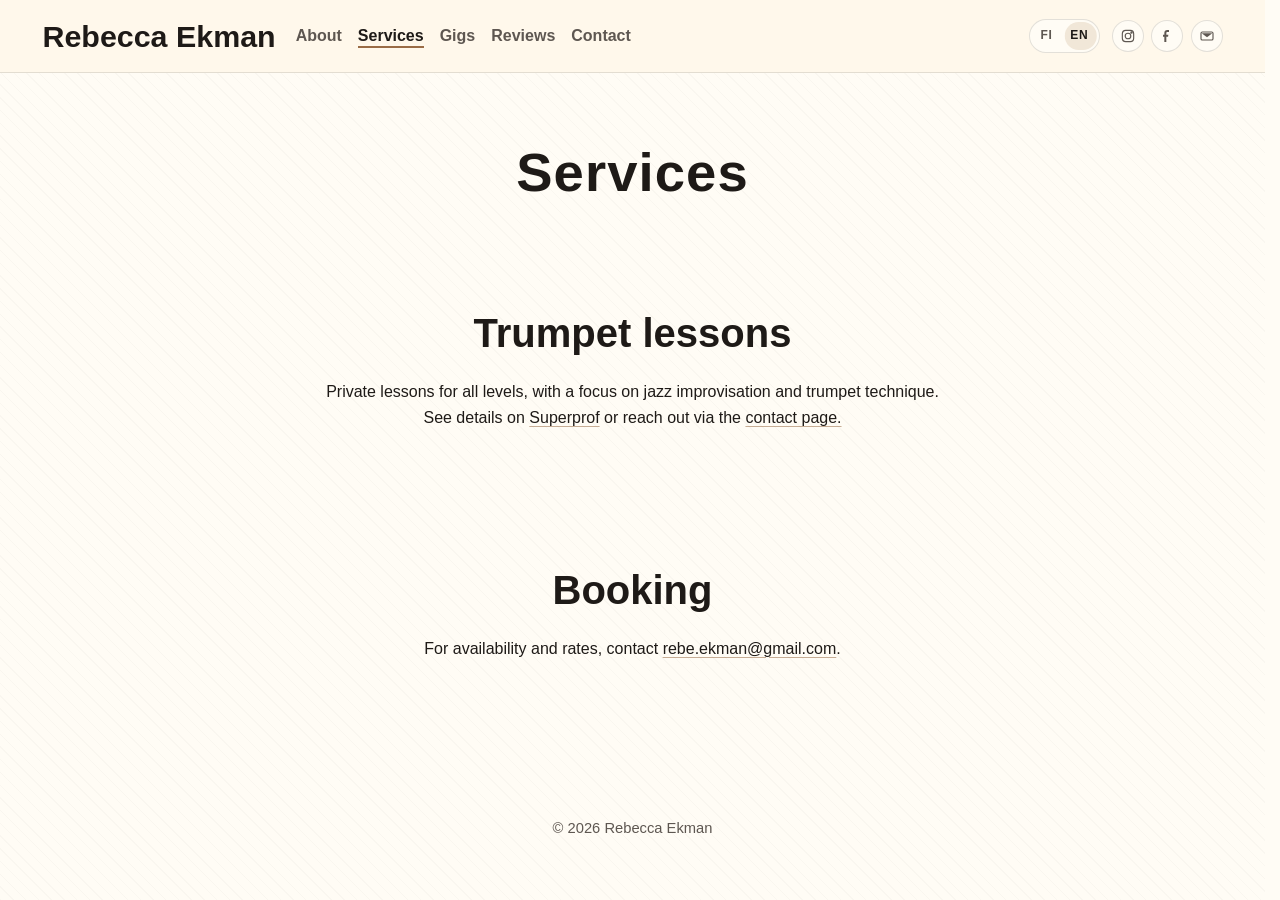
<file: services/index.html>
<!DOCTYPE html>
<html lang="en">
  <head>
    <meta charset="UTF-8" />
    <meta name="viewport" content="width=device-width, initial-scale=1.0" />
    <meta
      name="description"
      content="Services by Rebecca Ekman including private teaching."
      data-i18n-attr="content:meta.description"
    />
    <title data-i18n="meta.title">Services | Rebecca Ekman</title>
    <link rel="canonical" href="https://www.rebeccaekman.com/services/" />
    <link rel="stylesheet" href="../style.css" />
  </head>
  <body data-page="services">
    <header class="site-header">
      <div class="container nav-wrap">
        <div class="nav-left">
          <a class="brand" href="../">Rebecca Ekman</a>
          <nav aria-label="Primary navigation" data-i18n-attr="aria-label:aria.primaryNavigation">
            <ul class="nav-links">
              <li class="nav-home-item"><a href="../" data-i18n="nav.home">Home</a></li>
              <li><a href="../services/" aria-current="page" data-i18n="nav.services">Services</a></li>
              <li><a href="../gigs/" data-i18n="nav.gigs">Gigs</a></li>
              <li><a href="../reviews/" data-i18n="nav.reviews">Reviews</a></li>
              <li><a href="../contact/" data-i18n="nav.contact">Contact</a></li>
            </ul>
          </nav>
        </div>
        <div class="header-controls">
          <div class="language-switch" role="group" aria-label="Language selection" data-i18n-attr="aria-label:lang.switchAria">
            <button class="lang-btn" type="button" data-lang-switch="fi" aria-pressed="false">FI</button>
            <button class="lang-btn" type="button" data-lang-switch="en" aria-pressed="true">EN</button>
          </div>
          <button class="menu-toggle" type="button" aria-expanded="false" aria-controls="mobile-menu" aria-label="Open navigation menu" data-i18n-attr="aria-label:menu.toggleAria">
            <span></span><span></span><span></span>
          </button>
          <ul class="header-social" aria-label="Social links" data-i18n-attr="aria-label:aria.socialLinks">
            <li>
              <a class="icon-link" href="https://www.instagram.com/rebecca_ekman?igsh=eTV3eXB2cWE4bXl0" target="_blank" rel="noreferrer" aria-label="Instagram" data-i18n-attr="aria-label:aria.instagram">
                <svg viewBox="0 0 24 24" aria-hidden="true">
                  <rect x="3.5" y="3.5" width="17" height="17" rx="5"></rect>
                  <circle cx="12" cy="12" r="4.2"></circle>
                  <circle cx="17.3" cy="6.8" r="1"></circle>
                </svg>
              </a>
            </li>
            <li>
              <a class="icon-link" href="https://www.facebook.com/rebecca.ekman.775" target="_blank" rel="noreferrer" aria-label="Facebook" data-i18n-attr="aria-label:aria.facebook">
                <svg viewBox="0 0 24 24" aria-hidden="true">
                  <path d="M15 3h-2.5C9.6 3 8 4.6 8 7.5V10H6v3h2v8h3v-8h2.6l.4-3H11V7.7c0-.9.3-1.7 1.8-1.7H15V3z"></path>
                </svg>
              </a>
            </li>
            <li>
              <a class="icon-link" href="mailto:rebe.ekman@gmail.com" aria-label="Email" data-i18n-attr="aria-label:aria.email">
                <svg viewBox="0 0 24 24" aria-hidden="true">
                  <rect x="3" y="6" width="18" height="12" rx="2"></rect>
                  <path d="M4 8l8 6 8-6"></path>
                </svg>
              </a>
            </li>
          </ul>
        </div>
        <div class="mobile-menu" id="mobile-menu" hidden>
          <nav aria-label="Primary navigation" data-i18n-attr="aria-label:aria.primaryNavigation">
            <ul class="mobile-nav-links">
              <li><a href="../" data-i18n="nav.home">About</a></li>
              <li><a href="../services/" aria-current="page" data-i18n="nav.services">Services</a></li>
              <li><a href="../gigs/" data-i18n="nav.gigs">Gigs</a></li>
              <li><a href="../reviews/" data-i18n="nav.reviews">Reviews</a></li>
              <li><a href="../contact/" data-i18n="nav.contact">Contact</a></li>
            </ul>
          </nav>
          <ul class="header-social mobile-social" aria-label="Social links" data-i18n-attr="aria-label:aria.socialLinks">
            <li><a class="icon-link" href="https://www.instagram.com/rebecca_ekman?igsh=eTV3eXB2cWE4bXl0" target="_blank" rel="noreferrer" aria-label="Instagram" data-i18n-attr="aria-label:aria.instagram"><svg viewBox="0 0 24 24" aria-hidden="true"><rect x="3.5" y="3.5" width="17" height="17" rx="5"></rect><circle cx="12" cy="12" r="4.2"></circle><circle cx="17.3" cy="6.8" r="1"></circle></svg></a></li>
            <li><a class="icon-link" href="https://www.facebook.com/rebecca.ekman.775" target="_blank" rel="noreferrer" aria-label="Facebook" data-i18n-attr="aria-label:aria.facebook"><svg viewBox="0 0 24 24" aria-hidden="true"><path d="M15 3h-2.5C9.6 3 8 4.6 8 7.5V10H6v3h2v8h3v-8h2.6l.4-3H11V7.7c0-.9.3-1.7 1.8-1.7H15V3z"></path></svg></a></li>
            <li><a class="icon-link" href="mailto:rebe.ekman@gmail.com" aria-label="Email" data-i18n-attr="aria-label:aria.email"><svg viewBox="0 0 24 24" aria-hidden="true"><rect x="3" y="6" width="18" height="12" rx="2"></rect><path d="M4 8l8 6 8-6"></path></svg></a></li>
          </ul>
        </div>
      </div>
    </header>

    <main>
      <section class="section page-hero" aria-labelledby="services-title">
        <div class="container section-inner contact-inner">
          <h1 id="services-title" data-i18n="services.title">Services</h1>
        </div>
      </section>

      <section class="section" aria-label="Services" data-i18n-attr="aria-label:services.label">
        <div class="container section-inner contact-inner">
          <h2 data-i18n="services.lessons.title">Trumpet lessons</h2>
          <p data-i18n="services.lessons.text">
            Private lessons for all levels, with a focus on jazz improvisation and trumpet technique.
          </p>
          <p>
            <span data-i18n="services.links.prefix">See details on</span>
            <a
              href="https://www.superprof.fi/trumpetti-musiikinteoriatunteja-kaikentasoisille-metropolia-amk-ssa-opiskelevalta-jazz-trumpetistilta.html"
              target="_blank"
              rel="noreferrer"
              data-i18n="services.superprof"
              >Superprof</a
            >
            <span data-i18n="services.links.middle">or contact me via the</span>
            <a href="../contact/" data-i18n="services.contactPage">contact page</a>
          </p>
        </div>
      </section>

      <section class="section" aria-labelledby="booking-title">
        <div class="container section-inner contact-inner">
          <h2 id="booking-title" data-i18n="booking.title">Booking</h2>
          <p>
            <span data-i18n="booking.text">For availability and rates, contact</span>
            <a href="mailto:rebe.ekman@gmail.com">rebe.ekman@gmail.com</a>.
          </p>
        </div>
      </section>
    </main>

    <footer class="site-footer">
      <div class="container">
        <p>&copy; <span id="year"></span> Rebecca Ekman</p>
      </div>
    </footer>

    <script src="../lang.js" defer></script>
    <script>
      document.getElementById("year").textContent = new Date().getFullYear();
    </script>
  </body>
</html>
</file>
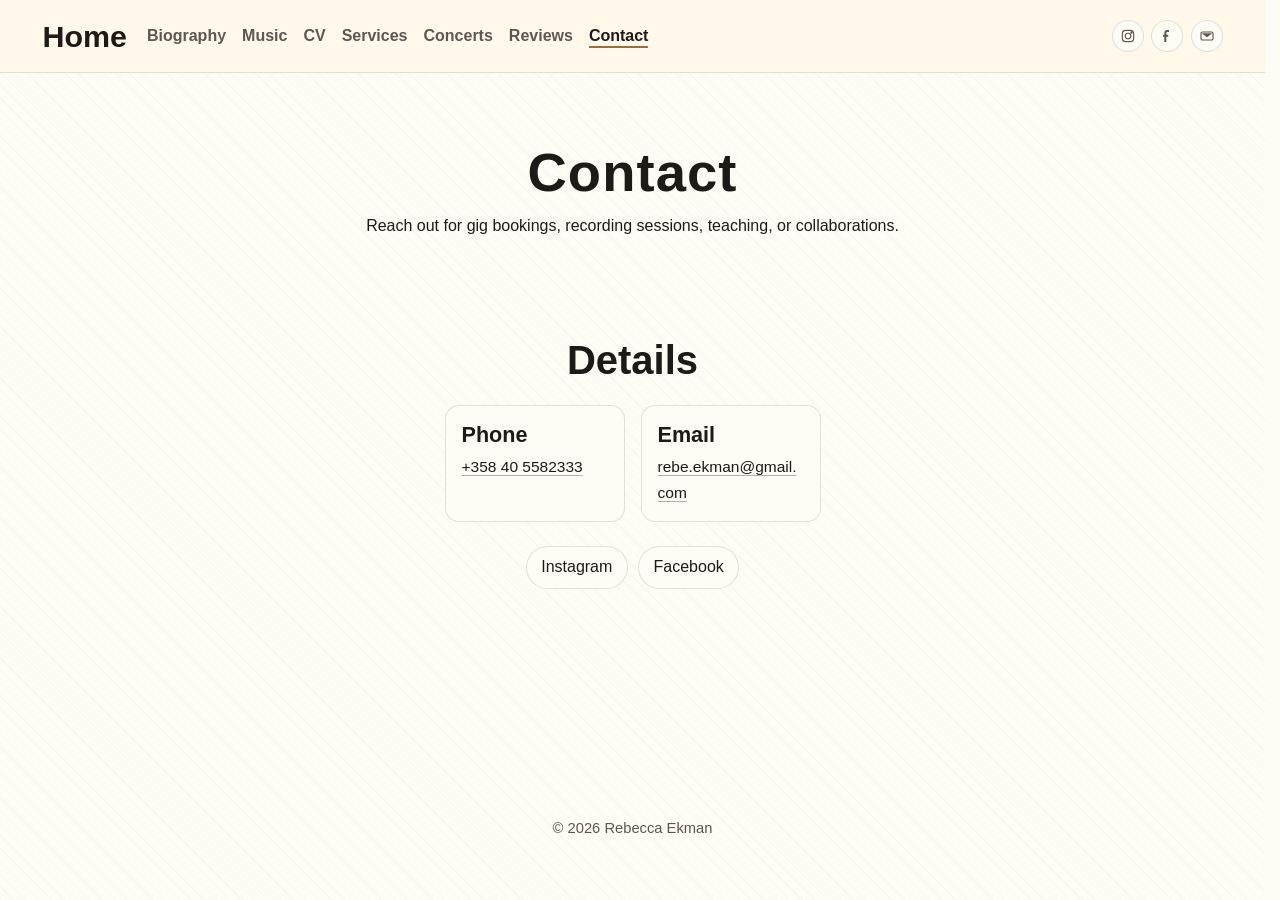
<file: contact.html>
<!DOCTYPE html>
<html lang="en">
  <head>
    <meta charset="UTF-8" />
    <meta name="viewport" content="width=device-width, initial-scale=1.0" />
    <meta
      name="description"
      content="Contact Rebecca Ekman for bookings, collaborations, and trumpet teaching inquiries."
    />
    <title>Contact | Rebecca Ekman</title>
    <link rel="stylesheet" href="style.css" />
  </head>
  <body>
    <header class="site-header">
      <div class="container nav-wrap">
        <div class="nav-left">
          <a class="brand" href="index.html">Home</a>
          <nav aria-label="Primary navigation">
            <ul class="nav-links">
              <li><a href="index.html#about">Biography</a></li>
              <li><a href="index.html#music">Music</a></li>
              <li><a href="index.html#experience">CV</a></li>
              <li><a href="services.html">Services</a></li>
              <li><a href="gigs.html">Concerts</a></li>
              <li><a href="reviews.html">Reviews</a></li>
              <li><a href="contact.html" aria-current="page">Contact</a></li>
            </ul>
          </nav>
        </div>
        <ul class="header-social" aria-label="Social links">
          <li>
            <a class="icon-link" href="https://www.instagram.com/rebecca_ekman?igsh=eTV3eXB2cWE4bXl0" target="_blank" rel="noreferrer" aria-label="Instagram">
              <svg viewBox="0 0 24 24" aria-hidden="true">
                <rect x="3.5" y="3.5" width="17" height="17" rx="5"></rect>
                <circle cx="12" cy="12" r="4.2"></circle>
                <circle cx="17.3" cy="6.8" r="1"></circle>
              </svg>
            </a>
          </li>
          <li>
            <a class="icon-link" href="https://www.facebook.com/rebecca.ekman.775" target="_blank" rel="noreferrer" aria-label="Facebook">
              <svg viewBox="0 0 24 24" aria-hidden="true">
                <path d="M15 3h-2.5C9.6 3 8 4.6 8 7.5V10H6v3h2v8h3v-8h2.6l.4-3H11V7.7c0-.9.3-1.7 1.8-1.7H15V3z"></path>
              </svg>
            </a>
          </li>
          <li>
            <a class="icon-link" href="mailto:rebe.ekman@gmail.com" aria-label="Email">
              <svg viewBox="0 0 24 24" aria-hidden="true">
                <rect x="3" y="6" width="18" height="12" rx="2"></rect>
                <path d="M4 8l8 6 8-6"></path>
              </svg>
            </a>
          </li>
        </ul>
      </div>
    </header>

    <main>
      <section class="section page-hero" aria-labelledby="contact-title">
        <div class="container section-inner contact-inner">
          <h1 id="contact-title">Contact</h1>
          <p>
            Reach out for gig bookings, recording sessions, teaching, or collaborations.
          </p>
        </div>
      </section>

      <section class="section" aria-labelledby="details-title">
        <div class="container section-inner">
          <h2 id="details-title">Details</h2>
          <div class="info-grid">
            <article class="card">
              <h3>Phone</h3>
              <p><a href="tel:+358405582333">+358 40 5582333</a></p>
            </article>
            <article class="card">
              <h3>Email</h3>
              <p><a href="mailto:rebe.ekman@gmail.com">rebe.ekman@gmail.com</a></p>
            </article>
          </div>
          <ul class="social-links">
            <li><a href="https://www.instagram.com/rebecca_ekman?igsh=eTV3eXB2cWE4bXl0" target="_blank" rel="noreferrer">Instagram</a></li>
            <li><a href="https://www.facebook.com/rebecca.ekman.775" target="_blank" rel="noreferrer">Facebook</a></li>
          </ul>
        </div>
      </section>
    </main>

    <footer class="site-footer">
      <div class="container">
        <p>&copy; <span id="year"></span> Rebecca Ekman</p>
      </div>
    </footer>

    <script>
      document.getElementById("year").textContent = new Date().getFullYear();
    </script>
  </body>
</html>
</file>
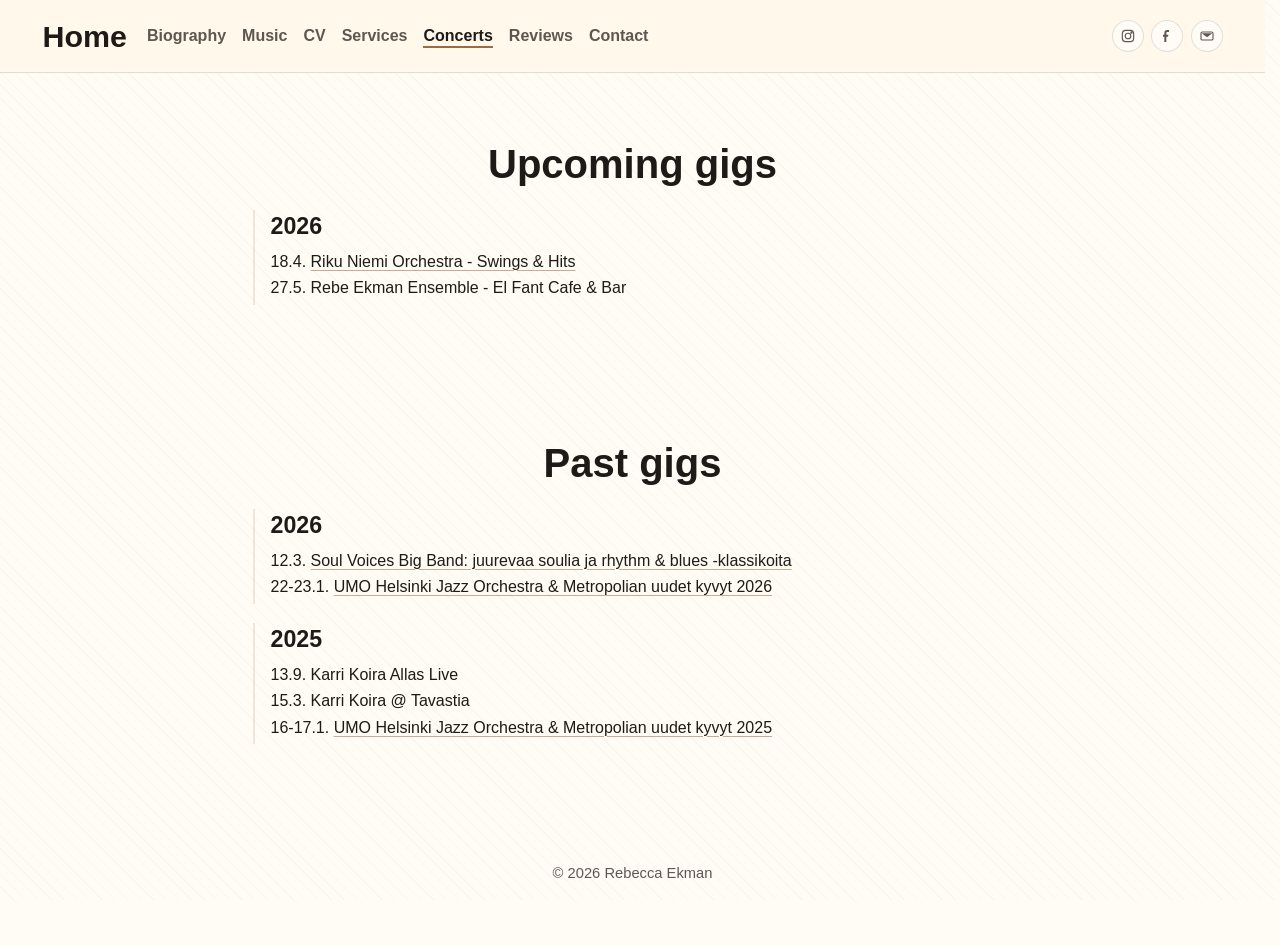
<file: gigs.html>
<!DOCTYPE html>
<html lang="en">
  <head>
    <meta charset="UTF-8" />
    <meta name="viewport" content="width=device-width, initial-scale=1.0" />
    <meta
      name="description"
      content="Past and upcoming concerts for Rebecca Ekman."
    />
    <title>Concerts | Rebecca Ekman</title>
    <link rel="stylesheet" href="style.css" />
  </head>
  <body>
    <header class="site-header">
      <div class="container nav-wrap">
        <div class="nav-left">
          <a class="brand" href="index.html">Home</a>
          <nav aria-label="Primary navigation">
            <ul class="nav-links">
              <li><a href="index.html#about">Biography</a></li>
              <li><a href="index.html#music">Music</a></li>
              <li><a href="index.html#experience">CV</a></li>
              <li><a href="services.html">Services</a></li>
              <li><a href="gigs.html" aria-current="page">Concerts</a></li>
              <li><a href="reviews.html">Reviews</a></li>
              <li><a href="contact.html">Contact</a></li>
            </ul>
          </nav>
        </div>
        <ul class="header-social" aria-label="Social links">
          <li>
            <a class="icon-link" href="https://www.instagram.com/rebecca_ekman?igsh=eTV3eXB2cWE4bXl0" target="_blank" rel="noreferrer" aria-label="Instagram">
              <svg viewBox="0 0 24 24" aria-hidden="true">
                <rect x="3.5" y="3.5" width="17" height="17" rx="5"></rect>
                <circle cx="12" cy="12" r="4.2"></circle>
                <circle cx="17.3" cy="6.8" r="1"></circle>
              </svg>
            </a>
          </li>
          <li>
            <a class="icon-link" href="https://www.facebook.com/rebecca.ekman.775" target="_blank" rel="noreferrer" aria-label="Facebook">
              <svg viewBox="0 0 24 24" aria-hidden="true">
                <path d="M15 3h-2.5C9.6 3 8 4.6 8 7.5V10H6v3h2v8h3v-8h2.6l.4-3H11V7.7c0-.9.3-1.7 1.8-1.7H15V3z"></path>
              </svg>
            </a>
          </li>
          <li>
            <a class="icon-link" href="mailto:rebe.ekman@gmail.com" aria-label="Email">
              <svg viewBox="0 0 24 24" aria-hidden="true">
                <rect x="3" y="6" width="18" height="12" rx="2"></rect>
                <path d="M4 8l8 6 8-6"></path>
              </svg>
            </a>
          </li>
        </ul>
      </div>
    </header>

    <main>
      <section class="section" aria-labelledby="upcoming-title">
        <div class="container section-inner">
          <h2 id="upcoming-title">Upcoming gigs</h2>
          <div class="timeline">
            <article>
              <h3>2026</h3>
              <p>
                18.4.
                <a href="https://www.lippu.fi/artist/rno/" target="_blank" rel="noreferrer"
                  >Riku Niemi Orchestra - Swings &amp; Hits</a
                >
              </p>
              <p>27.5. Rebe Ekman Ensemble - El Fant Cafe &amp; Bar</p>
            </article>
          </div>
        </div>
      </section>

      <section class="section" aria-labelledby="past-title">
        <div class="container section-inner">
          <h2 id="past-title">Past gigs</h2>
          <div class="timeline">
            <article>
              <h3>2026</h3>
              <p>
                12.3.
                <a
                  href="https://www.metropolia.fi/fi/metropoliasta/ajankohtaista/tapahtumat/soul-voices-big-band-juurevaa-soulia-ja-rhythm-blues-klassikoita"
                  target="_blank"
                  rel="noreferrer"
                  >Soul Voices Big Band: juurevaa soulia ja rhythm &amp; blues -klassikoita</a
                >
              </p>
              <p>
                22-23.1.
                <a
                  href="https://umohelsinki.fi/tapahtuma/umo-helsinki-jazz-orchestra-metropolian-uudet-kyvyt-2026/"
                  target="_blank"
                  rel="noreferrer"
                  >UMO Helsinki Jazz Orchestra &amp; Metropolian uudet kyvyt 2026</a
                >
              </p>
            </article>
            <article>
              <h3>2025</h3>
              <p>13.9. Karri Koira Allas Live</p>
              <p>15.3. Karri Koira @ Tavastia</p>
              <p>
                16-17.1.
                <a
                  href="https://umohelsinki.fi/tapahtuma/ilmaiskonsertti-umo-helsinki-jazz-orchestra-metropolian-uudet-kyvyt-2025/"
                  target="_blank"
                  rel="noreferrer"
                  >UMO Helsinki Jazz Orchestra &amp; Metropolian uudet kyvyt 2025</a
                >
              </p>
            </article>
          </div>
        </div>
      </section>
    </main>

    <footer class="site-footer">
      <div class="container">
        <p>&copy; <span id="year"></span> Rebecca Ekman</p>
      </div>
    </footer>

    <script>
      document.getElementById("year").textContent = new Date().getFullYear();
    </script>
  </body>
</html>
</file>
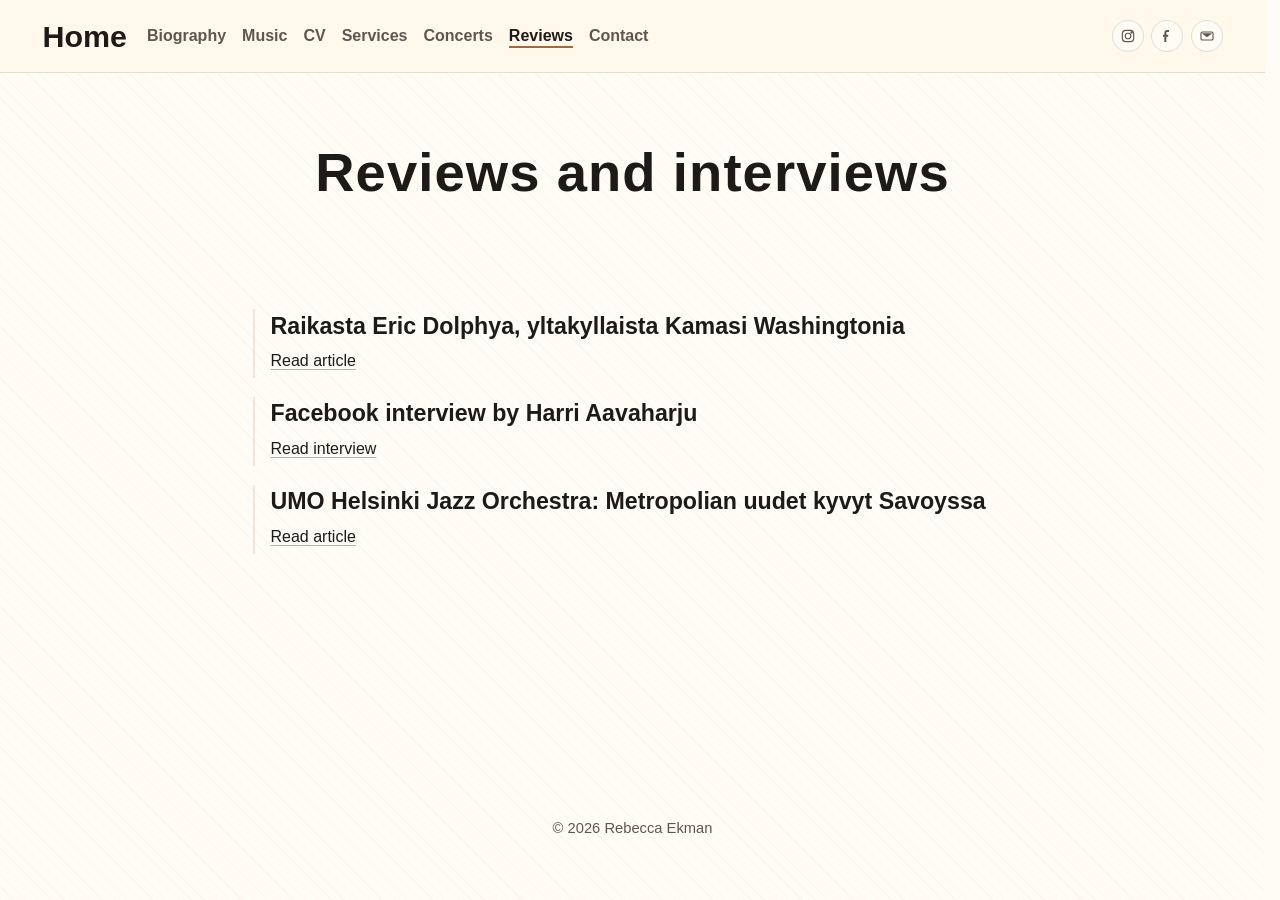
<file: reviews.html>
<!DOCTYPE html>
<html lang="en">
  <head>
    <meta charset="UTF-8" />
    <meta name="viewport" content="width=device-width, initial-scale=1.0" />
    <meta
      name="description"
      content="Reviews and press highlights for jazz trumpet player Rebecca Ekman."
    />
    <title>Reviews | Rebecca Ekman</title>
    <link rel="stylesheet" href="style.css" />
  </head>
  <body>
    <header class="site-header">
      <div class="container nav-wrap">
        <div class="nav-left">
          <a class="brand" href="index.html">Home</a>
          <nav aria-label="Primary navigation">
            <ul class="nav-links">
              <li><a href="index.html#about">Biography</a></li>
              <li><a href="index.html#music">Music</a></li>
              <li><a href="index.html#experience">CV</a></li>
              <li><a href="services.html">Services</a></li>
              <li><a href="gigs.html">Concerts</a></li>
              <li><a href="reviews.html" aria-current="page">Reviews</a></li>
              <li><a href="contact.html">Contact</a></li>
            </ul>
          </nav>
        </div>
        <ul class="header-social" aria-label="Social links">
          <li>
            <a class="icon-link" href="https://www.instagram.com/rebecca_ekman?igsh=eTV3eXB2cWE4bXl0" target="_blank" rel="noreferrer" aria-label="Instagram">
              <svg viewBox="0 0 24 24" aria-hidden="true">
                <rect x="3.5" y="3.5" width="17" height="17" rx="5"></rect>
                <circle cx="12" cy="12" r="4.2"></circle>
                <circle cx="17.3" cy="6.8" r="1"></circle>
              </svg>
            </a>
          </li>
          <li>
            <a class="icon-link" href="https://www.facebook.com/rebecca.ekman.775" target="_blank" rel="noreferrer" aria-label="Facebook">
              <svg viewBox="0 0 24 24" aria-hidden="true">
                <path d="M15 3h-2.5C9.6 3 8 4.6 8 7.5V10H6v3h2v8h3v-8h2.6l.4-3H11V7.7c0-.9.3-1.7 1.8-1.7H15V3z"></path>
              </svg>
            </a>
          </li>
          <li>
            <a class="icon-link" href="mailto:rebe.ekman@gmail.com" aria-label="Email">
              <svg viewBox="0 0 24 24" aria-hidden="true">
                <rect x="3" y="6" width="18" height="12" rx="2"></rect>
                <path d="M4 8l8 6 8-6"></path>
              </svg>
            </a>
          </li>
        </ul>
      </div>
    </header>

    <main>
      <section class="section page-hero" aria-labelledby="reviews-title">
        <div class="container section-inner contact-inner">
          <h1 id="reviews-title">Reviews and interviews</h1>
        </div>
      </section>

      <section class="section" aria-labelledby="articles-title">
        <div class="container section-inner">
          <h2 id="articles-title" class="sr-only">Articles</h2>
          <div class="timeline">
            <article>
              <h3>Raikasta Eric Dolphya, yltakyllaista Kamasi Washingtonia</h3>
              <p>
                <a
                  href="https://www.jazzrytmit.fi/s13-artikkelit/raikasta-eric-dolphya-yltakyllaista-kamasi-washingtonia/"
                  target="_blank"
                  rel="noreferrer"
                  >Read article</a
                >
              </p>
            </article>
            <article>
              <h3>Facebook interview by Harri Aavaharju</h3>
              <p>
                <a
                  href="https://www.facebook.com/groups/trumpettikilta/posts/10164085578702573/"
                  target="_blank"
                  rel="noreferrer"
                  >Read interview</a
                >
              </p>
            </article>
            <article>
              <h3>UMO Helsinki Jazz Orchestra: Metropolian uudet kyvyt Savoyssa</h3>
              <p>
                <a
                  href="https://www.jazzrytmit.fi/yleinen/umo-helsinki-jazz-orchestra-metropolian-uudet-kyvyt-savoyssa/"
                  target="_blank"
                  rel="noreferrer"
                  >Read article</a
                >
              </p>
            </article>
          </div>
        </div>
      </section>
    </main>

    <footer class="site-footer">
      <div class="container">
        <p>&copy; <span id="year"></span> Rebecca Ekman</p>
      </div>
    </footer>

    <script>
      document.getElementById("year").textContent = new Date().getFullYear();
    </script>
  </body>
</html>
</file>
<file: style.css>
:root {
  --bg: #fffcf5;
  --surface: #fffcf5;
  --text: #1e1a17;
  --muted: #5e5751;
  --accent: #9a6c46;
  --accent-soft: rgba(154, 108, 70, 0.15);
  --border: rgba(30, 26, 23, 0.12);
  --max-width: 980px;
  --radius: 14px;
}

* {
  box-sizing: border-box;
}

a:not(.icon-link):not(.button) {
  transition: text-shadow 180ms ease;
}

a:not(.icon-link):not(.button):not(.brand):hover,
a:not(.icon-link):not(.button):not(.brand):focus-visible {
  text-shadow: 0.015em 0 0 currentColor, -0.015em 0 0 currentColor;
}

.sr-only {
  position: absolute;
  width: 1px;
  height: 1px;
  padding: 0;
  margin: -1px;
  overflow: hidden;
  clip: rect(0, 0, 0, 0);
  white-space: nowrap;
  border: 0;
}

html {
  scroll-behavior: smooth;
  height: 100%;
  scrollbar-gutter: stable;
  -webkit-text-size-adjust: 100%;
  text-size-adjust: 100%;
}

body {
  margin: 0;
  font-family: "Avenir Next", "Segoe UI", "Helvetica Neue", Arial, sans-serif;
  color: var(--text);
  background: var(--bg);
  line-height: 1.65;
  display: flex;
  flex-direction: column;
  min-height: 100vh;
  position: relative;
  isolation: isolate;
}

/* Subtle ambience layer: soft corner tint and near-invisible paper grain */
body::before,
body::after {
  content: "";
  position: fixed;
  inset: 0;
  pointer-events: none;
  z-index: 0;
}

body::before {
  display: none;
}

body::after {
  opacity: 0.45;
  background-image: repeating-linear-gradient(
    45deg,
    rgba(30, 26, 23, 0.05) 0,
    rgba(30, 26, 23, 0.05) 1px,
    transparent 1px,
    transparent 9px
  );
}

main {
  flex: 1;
}

.site-header,
main,
.site-footer {
  position: relative;
  z-index: 1;
}

.container {
  width: min(92%, var(--max-width));
  margin: 0 auto;
}

.site-header .container {
  width: min(96.5%, 1180px);
}

.site-header {
  position: sticky;
  top: 0;
  z-index: 100;
  backdrop-filter: blur(6px);
  background: rgb(255, 248, 235);
  border-bottom: 1px solid var(--border);
}

.nav-wrap {
  min-height: 72px;
  display: flex;
  align-items: center;
  justify-content: space-between;
  transition: background-color 200ms ease, border-color 200ms ease, transform 200ms ease;
  gap: 1.2rem;
}

.nav-left {
  display: flex;
  align-items: center;
  gap: 1.25rem;
  flex: 1 1 auto;
  min-width: 0;
}

.nav-left nav {
  min-width: 0;
}

.brand {
  text-decoration: none;
  color: var(--text);
  font-size: 1.9rem;
  font-weight: 700;
  line-height: 1;
  white-space: nowrap;
  flex: 0 0 auto;
  -webkit-font-smoothing: antialiased;
  -moz-osx-font-smoothing: grayscale;
  font-synthesis: none;
  transition: none;
}

.brand:hover,
.brand:focus-visible {
  color: var(--text);
  font-weight: 700;
  text-decoration: none;
  -webkit-font-smoothing: antialiased;
  -moz-osx-font-smoothing: grayscale;
}

.nav-links {
  margin: 0;
  padding: 0;
  list-style: none;
  display: flex;
  flex-wrap: wrap;
  gap: 0.75rem 1rem;
}

.nav-home-item {
  display: list-item;
}

.nav-links a {
  text-decoration: none;
  color: var(--muted);
  font-weight: 600;
  position: relative;
  transition: color 200ms ease;
}

.nav-links a::after {
  content: "";
  position: absolute;
  left: 0;
  bottom: -4px;
  width: 100%;
  height: 1px;
  transform: scaleX(0);
  transform-origin: right;
  background: var(--accent);
  transition: transform 220ms ease;
}

.nav-links a:hover,
.nav-links a:focus-visible {
  color: var(--text);
}

.nav-links a:hover::after,
.nav-links a:focus-visible::after {
  transform: scaleX(1);
  transform-origin: left;
}

.nav-links a[aria-current="page"] {
  color: var(--text);
}

.nav-links a[aria-current="page"]::after {
  height: 2px;
  transform: scaleX(1);
  transform-origin: left;
}

.header-social {
  list-style: none;
  margin: 0;
  padding: 0;
  display: flex;
  align-items: center;
  gap: 0.45rem;
}

.header-controls {
  margin-left: auto;
  display: flex;
  align-items: center;
  gap: 0.75rem;
  flex: 0 0 auto;
}

.menu-toggle,
.mobile-menu {
  display: none;
}

.menu-toggle {
  width: 34px;
  height: 34px;
  border: 1px solid var(--border);
  border-radius: 999px;
  background: var(--surface);
  align-items: center;
  justify-content: center;
  flex-direction: column;
  gap: 3px;
  cursor: pointer;
  padding: 0;
}

.menu-toggle span {
  display: block;
  box-sizing: border-box;
  width: 13px;
  height: 2px;
  border-radius: 999px;
  background: var(--muted);
}

.mobile-menu {
  position: absolute;
  top: 100%;
  left: 0;
  right: 0;
  z-index: 120;
  background: rgb(255, 248, 235);
  border: 1px solid var(--border);
  border-radius: 0;
  padding: 0.8rem;
  box-shadow: 0 14px 30px rgba(30, 26, 23, 0.16);
  opacity: 0;
  clip-path: inset(0 0 100% 0);
  pointer-events: none;
  transition: opacity 220ms ease, clip-path 260ms ease;
}

.mobile-menu.is-open {
  opacity: 1;
  clip-path: inset(0 0 0% 0);
  pointer-events: auto;
}

.mobile-nav-links {
  list-style: none;
  margin: 0;
  padding: 0;
  display: grid;
  gap: 0.35rem;
}

.mobile-nav-links a {
  display: block;
  text-align: center;
  text-decoration: none;
  color: var(--muted);
  font-weight: 600;
  padding: 0.3rem 0;
}

.mobile-nav-links a[aria-current="page"] {
  color: var(--text);
  font-weight: 600;
  text-decoration: underline;
  text-decoration-color: var(--accent);
  text-decoration-thickness: 2px;
  text-underline-offset: 4px;
}

.mobile-social {
  margin-top: 0.65rem;
  padding-top: 0.65rem;
  border-top: 1px solid var(--border);
  justify-content: center;
}

.language-switch {
  display: inline-flex;
  align-items: center;
  border: 1px solid var(--border);
  border-radius: 999px;
  padding: 2px;
  background: var(--surface);
  flex: 0 0 auto;
  position: relative;
  isolation: isolate;
}

.language-switch::before {
  content: "";
  position: absolute;
  top: 2px;
  left: 2px;
  width: calc(50% - 2px);
  height: calc(100% - 4px);
  border-radius: 999px;
  background: #f1e7d8;
  z-index: 0;
  transform: translateX(0%);
  transition: transform 260ms ease;
}

.language-switch[data-active-lang="en"]::before {
  transform: translateX(100%);
}

.lang-btn {
  border: 0;
  background: transparent;
  color: var(--muted);
  font: inherit;
  font-size: 0.75rem;
  font-weight: 700;
  letter-spacing: 0.05em;
  width: auto;
  height: auto;
  min-width: 1.8rem;
  padding: 0.24rem 0.56rem;
  display: inline-flex;
  align-items: center;
  justify-content: center;
  border-radius: 999px;
  cursor: pointer;
  position: relative;
  z-index: 1;
  transition: color 180ms ease;
}

.lang-btn[aria-pressed="true"] {
  color: var(--text);
}

.lang-btn:hover,
.lang-btn:focus-visible {
  color: var(--text);
}

.icon-link {
  width: 32px;
  height: 32px;
  display: inline-flex;
  align-items: center;
  justify-content: center;
  border-radius: 999px;
  color: var(--muted);
  border: 1px solid var(--border);
  background: var(--surface);
  transition: color 200ms ease, border-color 200ms ease, transform 200ms ease;
}

.icon-link svg {
  width: 16px;
  height: 16px;
  fill: none;
  stroke: currentColor;
  stroke-width: 1.7;
}

.icon-link svg path {
  fill: currentColor;
  stroke: none;
}

.icon-link:hover,
.icon-link:focus-visible {
  color: var(--text);
  border-color: var(--accent);
  background-color: #f9f5ef;
  transform: translateY(-1px);
}

.hero {
  padding: 2.4rem 0 2.2rem;
}

.hero-shell {
  width: min(98vw, 1520px);
  margin: 0 auto;
}

.hero-image {
  position: relative;
  border-radius: 0;
}

.hero-image img {
  position: relative;
  width: 100%;
  height: auto;
  object-fit: contain;
  display: block;
}

.hero-overlay {
  position: absolute;
  inset: 0;
  z-index: 1;
  display: flex;
  flex-direction: column;
  justify-content: flex-end;
  align-items: flex-start;
  text-align: left;
  padding: clamp(1.2rem, 4vw, 3rem);
  color: #fff;
  text-shadow: 0 2px 12px rgba(0, 0, 0, 0.45);
}

h1,
h2,
h3 {
  margin: 0;
  line-height: 1.2;
  font-weight: 600;
}

h1 {
  font-size: clamp(2.5rem, 6vw, 4.8rem);
  letter-spacing: 0.02em;
}

.subtitle {
  position: absolute;
  top: clamp(2rem, 7vw, 5rem);
  right: clamp(2rem, 7vw, 5rem);
  margin: 0;
  font-size: clamp(0.85rem, 2.2vw, 1.45rem);
  color: rgba(255, 255, 255, 0.92);
  text-align: right;
  max-width: 50%;
}

.button {
  display: inline-block;
  text-decoration: none;
  color: #fff;
  border: 1px solid rgba(255, 255, 255, 0.72);
  padding: 0.62rem 1.35rem;
  border-radius: 999px;
  background: rgba(15, 12, 10, 0.34);
  transition: transform 200ms ease, box-shadow 200ms ease, background-color 200ms ease;
}

.button:hover,
.button:focus-visible {
  transform: translateY(-2px);
  box-shadow: 0 8px 24px rgba(10, 8, 7, 0.25);
  background-color: rgba(15, 12, 10, 0.52);
}

.section {
  padding: 4.2rem 0;
}

.section-inner {
  max-width: 760px;
  margin: 0 auto;
}

.section h2 {
  font-size: clamp(1.9rem, 4vw, 2.5rem);
  margin-bottom: 1.35rem;
  text-align: center;
}

.section p {
  color: var(--text);
  margin: 0;
}

.video-frame {
  margin: 1.4rem 0 2rem;
  border: 1px solid var(--border);
  border-radius: var(--radius);
  overflow: hidden;
  background: #000;
  box-shadow: 0 10px 34px rgba(30, 26, 23, 0.1);
}

.video-frame iframe {
  display: block;
  width: 100%;
  aspect-ratio: 16 / 9;
  border: 0;
}

.spotify-frame {
  margin: 0 0 2rem;
  border-radius: var(--radius);
  overflow: hidden;
  border: 1px solid var(--border);
  background: var(--surface);
}

.spotify-frame iframe {
  display: block;
  width: 100%;
  height: 152px;
  border: 0;
}

.performance-grid {
  display: grid;
  grid-template-columns: repeat(3, minmax(0, 1fr));
  gap: 1rem;
}

.services-grid {
  display: grid;
  grid-template-columns: minmax(0, 560px);
  justify-content: center;
}

.card {
  border: 1px solid var(--border);
  border-radius: var(--radius);
  background: var(--surface);
  padding: 1rem;
  transition: transform 200ms ease, border-color 200ms ease;
}

.card h3 {
  font-size: 1.35rem;
  margin-bottom: 0.35rem;
}

.card p {
  color: var(--muted);
  font-size: 0.97rem;
}

.card:hover {
  transform: translateY(-3px);
  border-color: var(--accent);
}

.info-grid .card:hover {
  background-color: #f9f5ef;
}

.services-grid .card:hover {
  background-color: #f9f5ef;
}

.timeline {
  display: grid;
  gap: 1.2rem;
}

.timeline article {
  border-left: 2px solid var(--accent-soft);
  padding: 0.2rem 0 0.2rem 1rem;
}

.timeline h3 {
  font-size: 1.45rem;
  margin-bottom: 0.5rem;
}

.timeline ul {
  margin: 0;
  padding-left: 1.15rem;
}

.timeline li + li {
  margin-top: 0.28rem;
}

.contact-inner {
  text-align: center;
}

.social-links {
  list-style: none;
  padding: 0;
  margin: 1.3rem 0 0;
  display: flex;
  flex-wrap: wrap;
  justify-content: center;
  gap: 0.65rem;
}

.social-links a {
  display: inline-flex;
  align-items: center;
  text-decoration: none;
  color: var(--text);
  border: 1px solid var(--border);
  border-radius: 999px;
  padding: 0.45rem 0.9rem;
  background: var(--surface);
  transition: background-color 200ms ease, border-color 200ms ease, transform 200ms ease;
}

.social-links a:not(.icon-link):not(.button) {
  transition: background-color 200ms ease, border-color 200ms ease, transform 200ms ease, text-shadow 180ms ease;
}

.social-links a:hover,
.social-links a:focus-visible {
  background-color: #f9f5ef;
  border-color: var(--accent);
  transform: translateY(-2px);
}

.subtle-link {
  margin-top: 2rem;
}

#contact .subtle-link {
  margin-top: 1rem;
}

.subtle-link a {
  color: var(--text);
  text-decoration-color: rgba(154, 108, 70, 0.55);
  text-underline-offset: 0.2rem;
  text-decoration-thickness: 1px;
  transition: color 180ms ease, text-decoration-color 180ms ease, text-decoration-thickness 180ms ease;
}

.subtle-link a:hover,
.subtle-link a:focus-visible {
  color: var(--text);
  text-decoration-color: var(--accent);
  text-decoration-thickness: 2px;
}

.page-hero {
  padding-bottom: 1.8rem;
}

.page-hero h1 {
  font-size: clamp(2.2rem, 5vw, 3.4rem);
  margin-bottom: 0.5rem;
}

.info-grid {
  display: grid;
  grid-template-columns: repeat(2, minmax(0, 180px));
  justify-content: center;
  gap: 1rem;
  margin-bottom: 1.5rem;
}

.info-grid .card {
  overflow-wrap: break-word;
  word-break: break-all;
}

.contact-label {
  display: block;
  font-size: 0.85rem;
  color: var(--muted);
  margin-bottom: 0.1rem;
}

.contact-label + br {
  display: none;
}

p:has(.contact-label) {
  margin-top: 0.9rem;
  margin-bottom: 0;
  line-height: 1.3;
}

.contact-details div {
  display: flex;
  flex-direction: column;
  gap: 0.2rem;
}

.contact-details dt {
  font-size: 0.85rem;
  color: var(--muted);
}

.contact-details dd {
  margin: 0;
  font-size: 1rem;
  color: var(--text);
}

.contact-details dd a {
  color: var(--text) !important;
  text-decoration-color: rgba(154, 108, 70, 0.55);
  text-underline-offset: 0.2rem;
  text-decoration-thickness: 1px;
}

.card a,
.timeline a,
.info-grid a,
.contact-inner p a {
  color: var(--text);
  text-decoration-color: rgba(154, 108, 70, 0.55);
  text-underline-offset: 0.2rem;
  text-decoration-thickness: 1px;
  transition: color 180ms ease, text-decoration-color 180ms ease, text-decoration-thickness 180ms ease;
}

.card a:hover,
.card a:focus-visible,
.timeline a:hover,
.timeline a:focus-visible,
.info-grid a:hover,
.info-grid a:focus-visible,
.contact-inner p a:hover,
.contact-inner p a:focus-visible {
  color: var(--text);
  text-decoration-color: var(--accent);
  text-decoration-thickness: 2px;
}

.site-footer {
  padding: 2.2rem 0 2.8rem;
  text-align: center;
  color: var(--muted);
  font-size: 0.92rem;
}

@media (max-width: 840px) {
  .performance-grid {
    grid-template-columns: 1fr;
  }

  .hero {
    padding: 1.1rem 0 1.8rem;
  }
}

@media (max-width: 640px) {
  .nav-wrap {
    flex-wrap: nowrap;
    justify-content: space-between;
    align-items: center;
    padding: 0.45rem 0;
    min-height: 52px;
  }

  .brand {
    font-size: 1.3rem;
  }

  .nav-left {
    display: flex;
    align-items: center;
    gap: 0;
    min-width: 0;
    flex: 1 1 auto;
  }

  .nav-left nav,
  .header-controls .header-social {
    display: none;
  }

  .header-controls {
    width: auto;
    margin-left: 0;
    justify-content: flex-end;
    gap: 0.55rem;
  }

  .menu-toggle {
    display: inline-flex;
  }

  .mobile-menu {
    display: block;
  }

  .section {
    padding: 3.2rem 0;
  }
}
</file>
